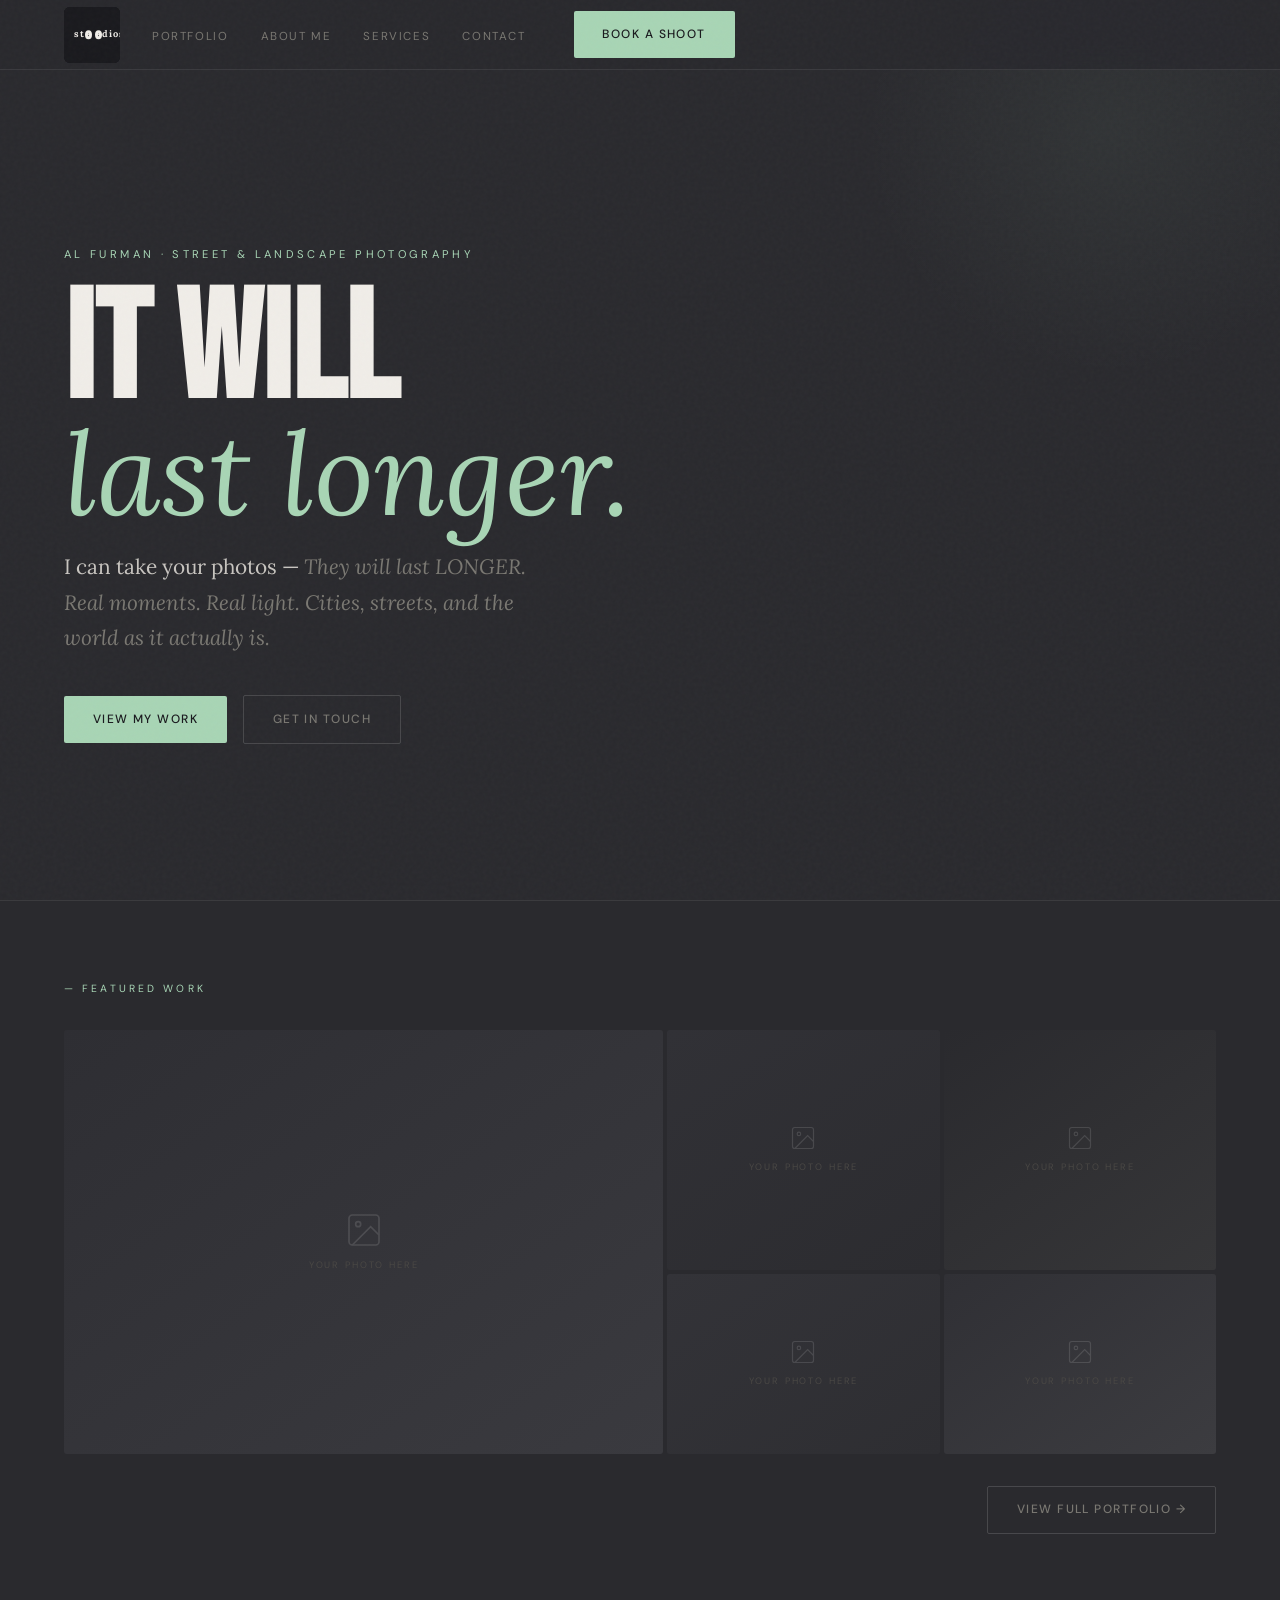
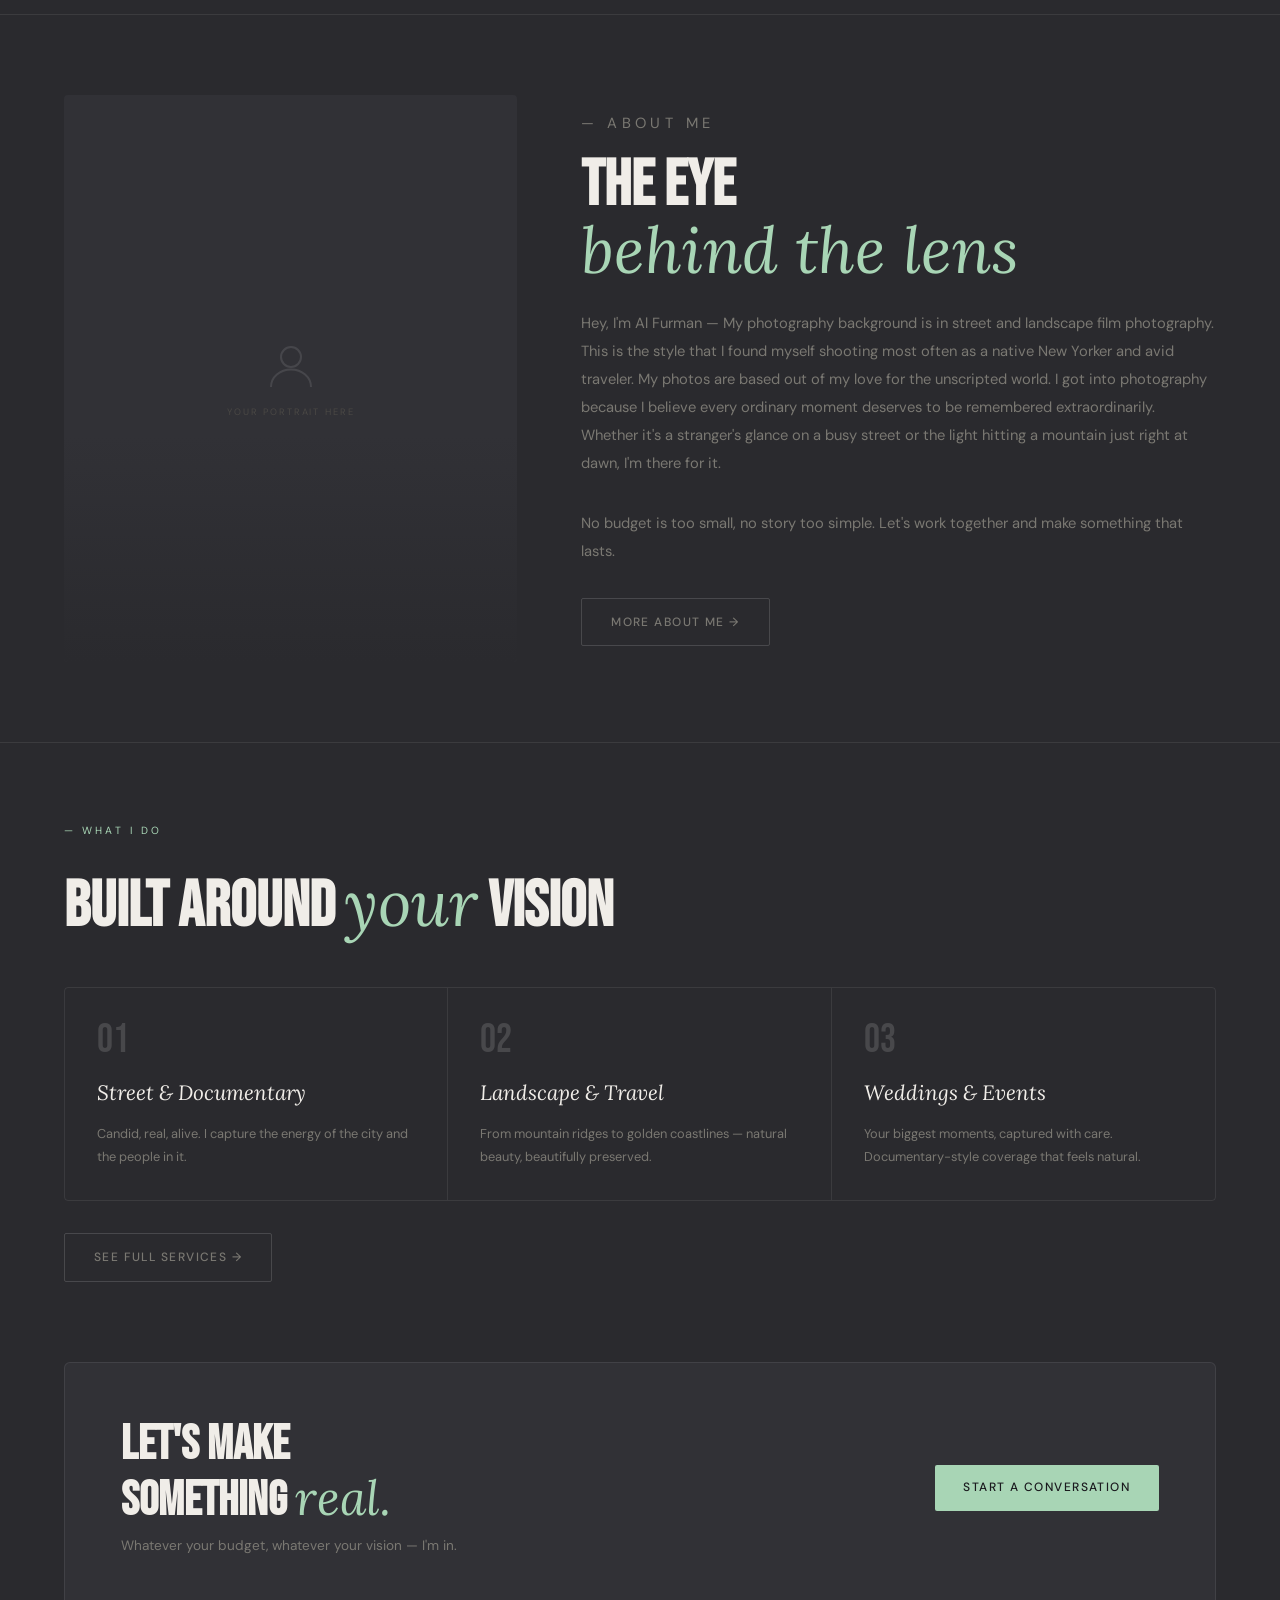
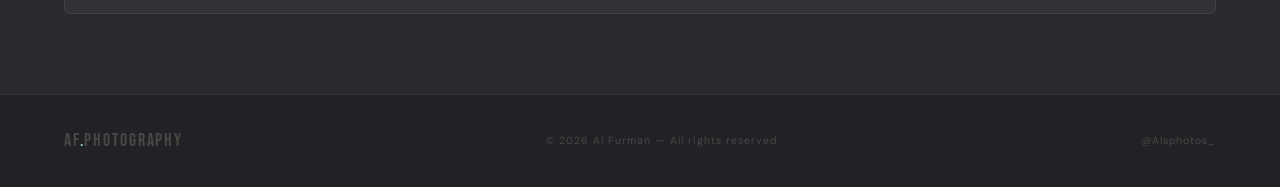
<file: index.html>
<!DOCTYPE html>
<html lang="en">
<head>
  <meta charset="UTF-8" />
  <meta name="viewport" content="width=device-width, initial-scale=1.0" />
  <title>AF_Stoodios — Al Furman</title>
  <link rel="preconnect" href="https://fonts.googleapis.com" />
  <link href="https://fonts.googleapis.com/css2?family=Bebas+Neue&family=Lora:ital,wght@0,400;0,600;1,400;1,600&family=DM+Sans:wght@300;400;500&display=swap" rel="stylesheet" />
  <link rel="stylesheet" href="shared.css" />
  <style>
    /* HERO */
    .hero {
      min-height: 100vh;
      display: flex;
      flex-direction: column;
      justify-content: center;
      padding: 0 var(--gutter);
      padding-top: 90px;
      position: relative;
      overflow: hidden;
    }
    .hero::before {
      content: '';
      position: absolute;
      top: -120px; right: -80px;
      width: 500px; height: 500px;
      background: radial-gradient(circle, rgba(168,213,181,0.06) 0%, transparent 70%);
      pointer-events: none;
    }
    .hero-eyebrow {
      font-family: var(--font-body);
      font-size: 0.7rem;
      letter-spacing: 0.3em;
      text-transform: uppercase;
      color: var(--mint);
      margin-bottom: 1.2rem;
      opacity: 0;
      animation: fadeUp 0.8s ease 0.2s forwards;
    }
    .hero-headline {
      font-family: var(--font-display);
      font-size: clamp(5rem, 12vw, 11rem);
      line-height: 0.9;
      color: var(--text-primary);
      margin-bottom: 1.5rem;
      opacity: 0;
      animation: fadeUp 0.8s ease 0.35s forwards;
    }
    .hero-headline .italic {
      font-family: var(--font-serif);
      font-style: italic;
      font-weight: 400;
      color: var(--mint);
      font-size: clamp(3.5rem, 9vw, 8rem);
      display: block;
    }
    .hero-tagline {
      font-family: var(--font-serif);
      font-style: italic;
      font-size: clamp(1rem, 2vw, 1.3rem);
      color: var(--text-muted);
      max-width: 500px;
      line-height: 1.7;
      margin-bottom: 2.5rem;
      opacity: 0;
      animation: fadeUp 0.8s ease 0.5s forwards;
    }
    .hero-tagline strong { color: var(--text-secondary); font-style: normal; font-weight: 400; }
    .hero-actions {
      display: flex; gap: 1rem; align-items: center;
      opacity: 0;
      animation: fadeUp 0.8s ease 0.65s forwards;
    }
    .hero-scroll {
      position: absolute;
      bottom: 2.5rem; left: var(--gutter);
      display: flex; align-items: center; gap: 0.8rem;
      opacity: 0;
      animation: fadeUp 0.6s ease 1s forwards;
    }
    .hero-scroll-line {
      width: 40px; height: 1px;
      background: var(--border);
    }
    .hero-scroll span {
      font-size: 0.62rem;
      letter-spacing: 0.22em;
      text-transform: uppercase;
      color: var(--text-dim);
    }

    /* FEATURED STRIP */
    .featured {
      padding: 5rem var(--gutter);
      border-top: 1px solid var(--border);
    }
    .featured-label {
      font-size: 0.65rem;
      letter-spacing: 0.3em;
      text-transform: uppercase;
      color: var(--mint);
      margin-bottom: 2rem;
    }
    .featured-grid {
      display: grid;
      grid-template-columns: 2.2fr 1fr 1fr;
      grid-template-rows: 240px 180px;
      gap: 4px;
    }
    .feat-cell {
      background: var(--surface);
      border-radius: 3px;
      position: relative;
      overflow: hidden;
      cursor: pointer;
    }
    .feat-cell.tall { grid-row: span 2; }
    .feat-cell img {
      width: 100%; height: 100%;
      object-fit: cover;
      display: block;
      transition: transform 0.6s cubic-bezier(0.25,0.46,0.45,0.94);
    }
    .feat-cell:hover img { transform: scale(1.04); }
    .feat-overlay {
      position: absolute; inset: 0;
      background: linear-gradient(to top, rgba(26,26,30,0.75) 0%, transparent 55%);
      opacity: 0;
      transition: opacity 0.3s;
      display: flex; flex-direction: column; justify-content: flex-end;
      padding: 1.2rem;
    }
    .feat-cell:hover .feat-overlay { opacity: 1; }
    .feat-tag {
      font-size: 0.6rem;
      letter-spacing: 0.2em;
      text-transform: uppercase;
      color: var(--mint);
      margin-bottom: 0.2rem;
    }
    .feat-title {
      font-family: var(--font-serif);
      font-style: italic;
      font-size: 1.1rem;
      color: #fff;
    }
    /* Placeholder photo styles */
    .photo-placeholder {
      width: 100%; height: 100%;
      display: flex; align-items: center; justify-content: center;
      flex-direction: column; gap: 0.5rem;
    }
    .photo-placeholder svg { opacity: 0.12; }
    .photo-placeholder span {
      font-size: 0.58rem;
      letter-spacing: 0.2em;
      text-transform: uppercase;
      color: var(--text-dim);
    }
    .ph-1 { background: linear-gradient(145deg, #2e2e33, #3a3a3f); }
    .ph-2 { background: linear-gradient(145deg, #313136, #2c2c30); }
    .ph-3 { background: linear-gradient(145deg, #2a2a2e, #363638); }
    .ph-4 { background: linear-gradient(145deg, #333338, #2e2e32); }
    .ph-5 { background: linear-gradient(145deg, #303035, #3c3c40); }

    .view-all-row {
      margin-top: 2rem;
      display: flex; justify-content: flex-end;
    }

    /* ABOUT TEASER */
    .about-teaser {
      padding: 5rem var(--gutter);
      border-top: 1px solid var(--border);
      display: grid;
      grid-template-columns: 1fr 1.4fr;
      gap: 4rem;
      align-items: center;
    }
    .about-img {
      aspect-ratio: 4/5;
      background: var(--surface);
      border-radius: 4px;
      position: relative;
      overflow: hidden;
    }
    .about-img-inner {
      width: 100%; height: 100%;
      display: flex; align-items: center; justify-content: center;
      flex-direction: column; gap: 0.5rem;
    }
    .about-img-inner svg { opacity: 0.1; }
    .about-img-inner span { font-size: 0.58rem; letter-spacing: 0.2em; text-transform: uppercase; color: var(--text-dim); }
    .about-img::after {
      content: '';
      position: absolute;
      bottom: 0; left: 0; right: 0; height: 40%;
      background: linear-gradient(to top, var(--bg), transparent);
    }
    .about-text .section-label { margin-bottom: 1rem; }
    .about-text h2 {
      font-family: var(--font-display);
      font-size: clamp(2.5rem, 5vw, 4rem);
      color: var(--text-primary);
      line-height: 1;
      margin-bottom: 1.5rem;
    }
    .about-text h2 em {
      font-family: var(--font-serif);
      font-style: italic;
      font-weight: 400;
      color: var(--mint);
    }
    .about-text p {
      font-size: 0.92rem;
      line-height: 1.9;
      color: var(--text-muted);
      margin-bottom: 2rem;
    }

    /* SERVICES TEASER */
    .services-teaser {
      padding: 5rem var(--gutter);
      border-top: 1px solid var(--border);
    }
    .services-teaser .section-label { margin-bottom: 2rem; }
    .services-teaser h2 {
      font-family: var(--font-display);
      font-size: clamp(2.5rem, 5vw, 4rem);
      color: var(--text-primary);
      line-height: 1;
      margin-bottom: 3rem;
    }
    .services-teaser h2 em { font-family: var(--font-serif); font-style: italic; font-weight: 400; color: var(--mint); }
    .services-strip {
      display: grid;
      grid-template-columns: repeat(3, 1fr);
      border: 1px solid var(--border);
      border-radius: 4px;
      overflow: hidden;
    }
    .service-item {
      padding: 2rem;
      border-right: 1px solid var(--border);
      transition: background 0.25s;
    }
    .service-item:last-child { border-right: none; }
    .service-item:hover { background: var(--surface-hover); }
    .service-num {
      font-family: var(--font-display);
      font-size: 2.5rem;
      color: var(--border-strong);
      line-height: 1;
      margin-bottom: 1rem;
    }
    .service-name {
      font-family: var(--font-serif);
      font-style: italic;
      font-size: 1.3rem;
      color: var(--text-primary);
      margin-bottom: 0.8rem;
    }
    .service-desc {
      font-size: 0.8rem;
      line-height: 1.8;
      color: var(--text-muted);
    }

    /* CTA BAND */
    .cta-band {
      margin: 0 var(--gutter) 5rem;
      background: var(--surface);
      border: 1px solid var(--border);
      border-radius: 6px;
      padding: 3.5rem;
      display: flex;
      align-items: center;
      justify-content: space-between;
      gap: 2rem;
    }
    .cta-band h3 {
      font-family: var(--font-display);
      font-size: clamp(2rem, 4vw, 3rem);
      color: var(--text-primary);
      line-height: 1.1;
    }
    .cta-band h3 em { font-family: var(--font-serif); font-style: italic; font-weight: 400; color: var(--mint); }
    .cta-band p { font-size: 0.85rem; color: var(--text-muted); margin-top: 0.5rem; }

    @media (max-width: 768px) {
      .featured-grid { grid-template-columns: 1fr 1fr; grid-template-rows: auto; }
      .feat-cell.tall { grid-row: span 1; }
      .about-teaser { grid-template-columns: 1fr; }
      .services-strip { grid-template-columns: 1fr; }
      .service-item { border-right: none; border-bottom: 1px solid var(--border); }
      .service-item:last-child { border-bottom: none; }
      .cta-band { flex-direction: column; align-items: flex-start; }
    }
  </style>
</head>
<body>

  <!-- NAV -->
  <nav class="nav">
    <a href="index.html" style="display:flex;align-items:center;">
      <iframe src="logo.html" style="width:56px;height:56px;border:none;border-radius:6px;pointer-events:none;" scrolling="no"></iframe>
    </a> 
    <ul class="nav-links">
      <li><a href="gallery.html">Portfolio</a></li>
      <li><a href="about.html">About Me</a></li>
      <li><a href="services.html">Services</a></li>
      <li><a href="contact.html">Contact</a></li>
    </ul>
    <a href="contact.html" class="btn btn-primary nav-cta">Book a Shoot</a>
  </nav>

  <main>
    <!-- HERO -->
    <section class="hero">
      <p class="hero-eyebrow">Al Furman · Street &amp; Landscape Photography</p>
      <h1 class="hero-headline">
        IT WILL<br>
        <span class="italic">last longer.</span>
      </h1>
      <p class="hero-tagline">
        <strong>I can take your photos —</strong> They will last LONGER.
        Real moments. Real light. Cities, streets, and the world as it actually is.
      </p>
      <div class="hero-actions">
        <a href="gallery.html" class="btn btn-primary">View My Work</a>
        <a href="contact.html" class="btn btn-ghost">Get in Touch</a>
      </div>
    </section>

    <!-- FEATURED -->
    <section class="featured reveal">
      <p class="featured-label">— Featured Work</p>
      <div class="featured-grid">
        <div class="feat-cell tall ph-1" onclick="openItem(1)">
          <div class="photo-placeholder">
            <svg width="40" height="40" viewBox="0 0 24 24" fill="none" stroke="#fff" stroke-width="1"><rect x="3" y="3" width="18" height="18" rx="2"/><circle cx="8.5" cy="8.5" r="1.5"/><path d="M21 15l-5-5L5 21"/></svg>
            <span>Your photo here</span>
          </div>
          <div class="feat-overlay">
            <span class="feat-tag">Street</span>
            <span class="feat-title">To Be Uploaded</span>
          </div>
        </div>
        <div class="feat-cell ph-2" onclick="window.location='gallery.html'">
          <div class="photo-placeholder">
            <svg width="28" height="28" viewBox="0 0 24 24" fill="none" stroke="#fff" stroke-width="1"><rect x="3" y="3" width="18" height="18" rx="2"/><circle cx="8.5" cy="8.5" r="1.5"/><path d="M21 15l-5-5L5 21"/></svg>
            <span>Your photo here</span>
          </div>
          <div class="feat-overlay">
            <span class="feat-tag">Landscape</span>
            <span class="feat-title">Golden Horizon</span>
          </div>
        </div>
        <div class="feat-cell ph-3" onclick="window.location='gallery.html'">
          <div class="photo-placeholder">
            <svg width="28" height="28" viewBox="0 0 24 24" fill="none" stroke="#fff" stroke-width="1"><rect x="3" y="3" width="18" height="18" rx="2"/><circle cx="8.5" cy="8.5" r="1.5"/><path d="M21 15l-5-5L5 21"/></svg>
            <span>Your photo here</span>
          </div>
          <div class="feat-overlay">
            <span class="feat-tag">Street</span>
            <span class="feat-title">The Corner</span>
          </div>
        </div>
        <div class="feat-cell ph-4" onclick="window.location='gallery.html'">
          <div class="photo-placeholder">
            <svg width="28" height="28" viewBox="0 0 24 24" fill="none" stroke="#fff" stroke-width="1"><rect x="3" y="3" width="18" height="18" rx="2"/><circle cx="8.5" cy="8.5" r="1.5"/><path d="M21 15l-5-5L5 21"/></svg>
            <span>Your photo here</span>
          </div>
          <div class="feat-overlay">
            <span class="feat-tag">Wedding</span>
            <span class="feat-title">First Dance</span>
          </div>
        </div>
        <div class="feat-cell ph-5" onclick="window.location='gallery.html'">
          <div class="photo-placeholder">
            <svg width="28" height="28" viewBox="0 0 24 24" fill="none" stroke="#fff" stroke-width="1"><rect x="3" y="3" width="18" height="18" rx="2"/><circle cx="8.5" cy="8.5" r="1.5"/><path d="M21 15l-5-5L5 21"/></svg>
            <span>Your photo here</span>
          </div>
          <div class="feat-overlay">
            <span class="feat-tag">Landscape</span>
            <span class="feat-title">Mountain Fog</span>
          </div>
        </div>
      </div>
      <div class="view-all-row">
        <a href="gallery.html" class="btn btn-ghost">View Full Portfolio →</a>
      </div>
    </section>

    <!-- ABOUT TEASER -->
    <section class="about-teaser reveal">
      <div class="about-img">
        <div class="about-img-inner">
          <svg width="60" height="60" viewBox="0 0 24 24" fill="none" stroke="#fff" stroke-width="0.8"><circle cx="12" cy="8" r="4"/><path d="M4 20c0-4 3.6-7 8-7s8 3 8 7"/></svg>
          <span>Your portrait here</span>
        </div>
      </div>
      <div class="about-text">
        <p class="section-label">— About Me</p>
        <h2>The eye<br><em>behind the lens</em></h2>
        <p>Hey, I'm Al Furman — My photography background is in street and landscape film photography. This is the style that I found myself shooting most often as a native New Yorker and avid traveler. My photos are based out of my love for the unscripted world. I got into photography because I believe every ordinary moment deserves to be remembered extraordinarily. Whether it's a stranger's glance on a busy street or the light hitting a mountain just right at dawn, I'm there for it.</p>
        <p>No budget is too small, no story too simple. Let's work together and make something that lasts.</p>
        <a href="about.html" class="btn btn-ghost">More About Me →</a>
      </div>
    </section>

    <!-- SERVICES TEASER -->
    <section class="services-teaser reveal">
      <p class="section-label">— What I Do</p>
      <h2>Built around <em>your</em> vision</h2>
      <div class="services-strip">
        <div class="service-item">
          <div class="service-num">01</div>
          <div class="service-name">Street & Documentary</div>
          <p class="service-desc">Candid, real, alive. I capture the energy of the city and the people in it.</p>
        </div>
        <div class="service-item">
          <div class="service-num">02</div>
          <div class="service-name">Landscape & Travel</div>
          <p class="service-desc">From mountain ridges to golden coastlines — natural beauty, beautifully preserved.</p>
        </div>
        <div class="service-item">
          <div class="service-num">03</div>
          <div class="service-name">Weddings & Events</div>
          <p class="service-desc">Your biggest moments, captured with care. Documentary-style coverage that feels natural.</p>
        </div>
      </div>
      <div style="margin-top: 2rem;">
        <a href="services.html" class="btn btn-ghost">See Full Services →</a>
      </div>
    </section>

    <!-- CTA BAND -->
    <div class="cta-band reveal">
      <div>
        <h3>Let's make<br>something <em>real.</em></h3>
        <p>Whatever your budget, whatever your vision — I'm in.</p>
      </div>
      <a href="contact.html" class="btn btn-primary">Start a Conversation</a>
    </div>
  </main>

  <!-- FOOTER -->
  <footer class="footer">
    <span class="footer-logo">AF<span>.</span>PHOTOGRAPHY</span>
    <span class="footer-copy">© 2026 Al Furman — All rights reserved</span>
    <div class="footer-links">
      <a href="https://instagram.com/Alsphotos_" target="_blank">@Alsphotos_</a>
    </div>
  </footer>

  <script src="shared.js"></script>
</body>
</html>
</file>
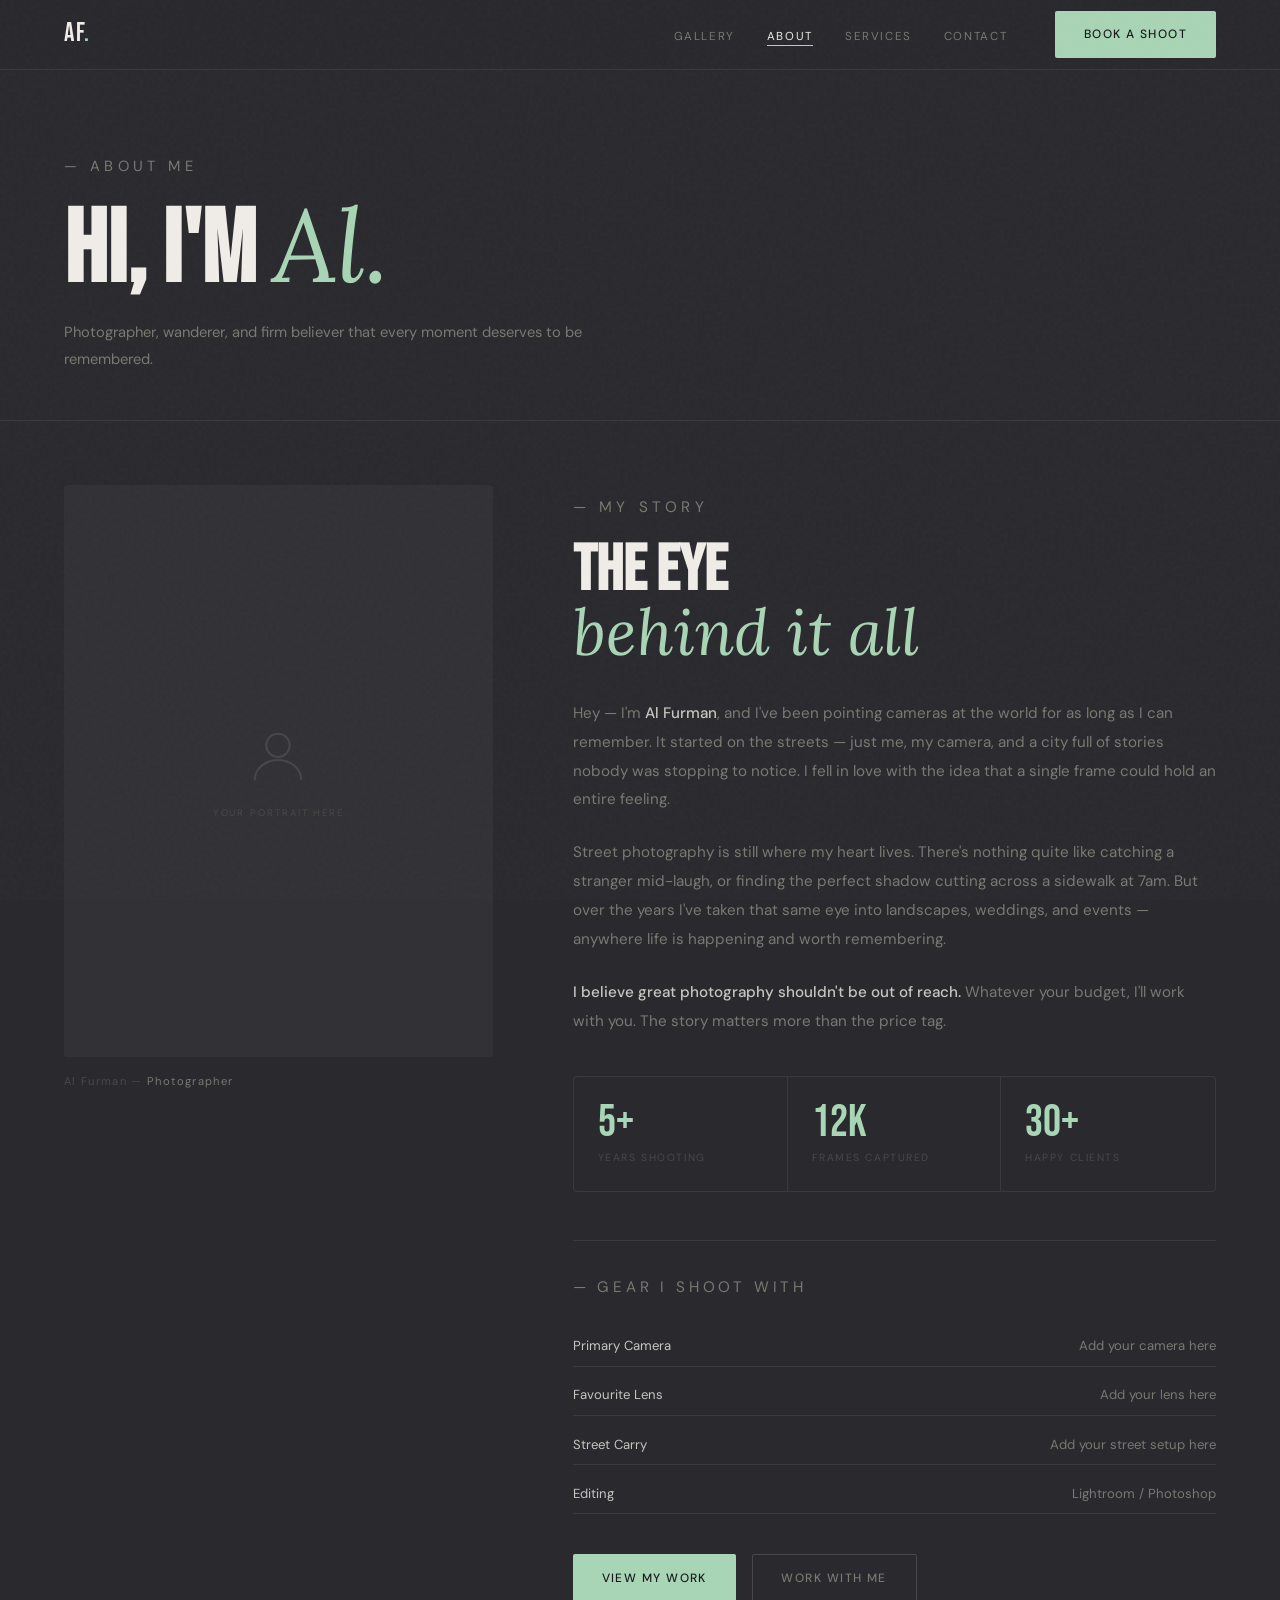
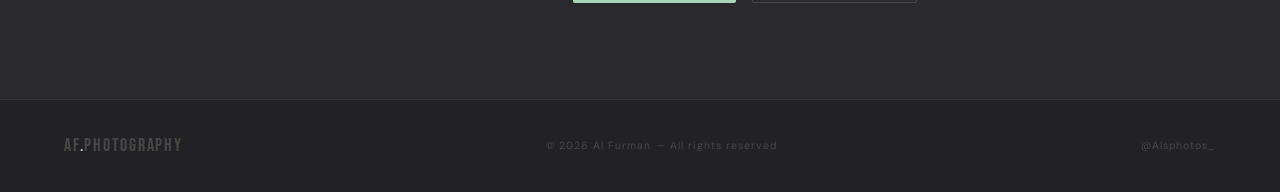
<file: about.html>
<!DOCTYPE html>
<html lang="en">
<head>
  <meta charset="UTF-8" />
  <meta name="viewport" content="width=device-width, initial-scale=1.0" />
  <title>About — AF Photography</title>
  <link rel="preconnect" href="https://fonts.googleapis.com" />
  <link href="https://fonts.googleapis.com/css2?family=Bebas+Neue&family=Lora:ital,wght@0,400;0,600;1,400;1,600&family=DM+Sans:wght@300;400;500&display=swap" rel="stylesheet" />
  <link rel="stylesheet" href="shared.css" />
  <style>
    .about-section {
      padding: 4rem var(--gutter) 6rem;
      display: grid;
      grid-template-columns: 1fr 1.5fr;
      gap: 5rem;
      align-items: start;
    }
    .about-photo-col { position: sticky; top: calc(var(--nav-h) + 2rem); }
    .about-portrait {
      aspect-ratio: 3/4;
      background: var(--surface);
      border-radius: 4px;
      display: flex; align-items: center; justify-content: center;
      flex-direction: column; gap: 0.8rem;
      position: relative; overflow: hidden;
    }
    .about-portrait svg { opacity: 0.1; }
    .about-portrait span { font-size: 0.6rem; letter-spacing: 0.2em; text-transform: uppercase; color: var(--text-dim); }
    .about-portrait::after {
      content: '';
      position: absolute; bottom: 0; left: 0; right: 0; height: 30%;
      background: linear-gradient(to top, var(--surface), transparent);
    }
    .portrait-caption {
      margin-top: 1rem;
      font-size: 0.7rem;
      letter-spacing: 0.12em;
      color: var(--text-dim);
    }
    .portrait-caption strong { color: var(--text-muted); font-weight: 400; }

    .about-content { padding-top: 0.5rem; }
    .about-content .section-label { margin-bottom: 1.2rem; }
    .about-content h2 {
      font-family: var(--font-display);
      font-size: clamp(3rem, 5vw, 5rem);
      color: var(--text-primary);
      line-height: 0.95;
      margin-bottom: 2rem;
    }
    .about-content h2 em {
      font-family: var(--font-serif);
      font-style: italic;
      font-weight: 400;
      color: var(--mint);
    }
    .about-content p {
      font-size: 0.95rem;
      line-height: 1.9;
      color: var(--text-muted);
      margin-bottom: 1.5rem;
    }
    .about-content p strong { color: var(--text-secondary); font-weight: 500; }

    .about-stats {
      display: grid;
      grid-template-columns: repeat(3, 1fr);
      border: 1px solid var(--border);
      border-radius: 4px;
      overflow: hidden;
      margin: 2.5rem 0;
    }
    .stat-box {
      padding: 1.5rem;
      border-right: 1px solid var(--border);
      transition: background 0.2s;
    }
    .stat-box:last-child { border-right: none; }
    .stat-box:hover { background: var(--surface); }
    .stat-n {
      font-family: var(--font-display);
      font-size: 2.8rem;
      color: var(--mint);
      line-height: 1;
    }
    .stat-l {
      font-size: 0.65rem;
      letter-spacing: 0.15em;
      text-transform: uppercase;
      color: var(--text-dim);
      margin-top: 0.3rem;
    }

    .gear-section {
      margin-top: 3rem;
      padding-top: 2rem;
      border-top: 1px solid var(--border);
    }
    .gear-label {
      font-size: 0.65rem;
      letter-spacing: 0.25em;
      text-transform: uppercase;
      color: var(--mint);
      margin-bottom: 1rem;
    }
    .gear-list {
      display: flex; flex-direction: column; gap: 0.5rem;
    }
    .gear-item {
      display: flex; justify-content: space-between;
      font-size: 0.82rem;
      padding: 0.6rem 0;
      border-bottom: 1px solid var(--border);
      color: var(--text-muted);
    }
    .gear-item span:first-child { color: var(--text-secondary); }

    @media (max-width: 768px) {
      .about-section { grid-template-columns: 1fr; gap: 2.5rem; }
      .about-photo-col { position: static; }
    }
  </style>
</head>
<body>

  <nav class="nav">
    <a href="index.html" class="nav-logo">AF<span>.</span></a>
    <ul class="nav-links">
      <li><a href="gallery.html">Gallery</a></li>
      <li><a href="about.html">About</a></li>
      <li><a href="services.html">Services</a></li>
      <li><a href="contact.html">Contact</a></li>
    </ul>
    <a href="contact.html" class="btn btn-primary nav-cta">Book a Shoot</a>
  </nav>

  <div class="page-hero">
    <p class="section-label">— About Me</p>
    <h1>Hi, I'm <em>Al.</em></h1>
    <p>Photographer, wanderer, and firm believer that every moment deserves to be remembered.</p>
  </div>

  <section class="about-section">
    <div class="about-photo-col reveal">
      <div class="about-portrait">
        <svg width="70" height="70" viewBox="0 0 24 24" fill="none" stroke="#fff" stroke-width="0.7"><circle cx="12" cy="8" r="4"/><path d="M4 20c0-4 3.6-7 8-7s8 3 8 7"/></svg>
        <span>Your portrait here</span>
      </div>
      <p class="portrait-caption">Al Furman — <strong>Photographer</strong></p>
    </div>

    <div class="about-content reveal">
      <p class="section-label">— My Story</p>
      <h2>The eye<br><em>behind it all</em></h2>

      <p>Hey — I'm <strong>Al Furman</strong>, and I've been pointing cameras at the world for as long as I can remember. It started on the streets — just me, my camera, and a city full of stories nobody was stopping to notice. I fell in love with the idea that a single frame could hold an entire feeling.</p>

      <p>Street photography is still where my heart lives. There's nothing quite like catching a stranger mid-laugh, or finding the perfect shadow cutting across a sidewalk at 7am. But over the years I've taken that same eye into landscapes, weddings, and events — anywhere life is happening and worth remembering.</p>

      <p><strong>I believe great photography shouldn't be out of reach.</strong> Whatever your budget, I'll work with you. The story matters more than the price tag.</p>

      <div class="about-stats">
        <div class="stat-box">
          <div class="stat-n">5+</div>
          <div class="stat-l">Years Shooting</div>
        </div>
        <div class="stat-box">
          <div class="stat-n">12K</div>
          <div class="stat-l">Frames Captured</div>
        </div>
        <div class="stat-box">
          <div class="stat-n">30+</div>
          <div class="stat-l">Happy Clients</div>
        </div>
      </div>

      <div class="gear-section">
        <p class="gear-label">— Gear I Shoot With</p>
        <div class="gear-list">
          <div class="gear-item"><span>Primary Camera</span><span>Add your camera here</span></div>
          <div class="gear-item"><span>Favourite Lens</span><span>Add your lens here</span></div>
          <div class="gear-item"><span>Street Carry</span><span>Add your street setup here</span></div>
          <div class="gear-item"><span>Editing</span><span>Lightroom / Photoshop</span></div>
        </div>
      </div>

      <div style="margin-top: 2.5rem; display: flex; gap: 1rem; flex-wrap: wrap;">
        <a href="gallery.html" class="btn btn-primary">View My Work</a>
        <a href="contact.html" class="btn btn-ghost">Work With Me</a>
      </div>
    </div>
  </section>

  <footer class="footer">
    <span class="footer-logo">AF<span>.</span>PHOTOGRAPHY</span>
    <span class="footer-copy">© 2026 Al Furman — All rights reserved</span>
    <div class="footer-links">
      <a href="https://instagram.com/Alsphotos_" target="_blank">@Alsphotos_</a>
    </div>
  </footer>

  <script src="shared.js"></script>
</body>
</html>
</file>
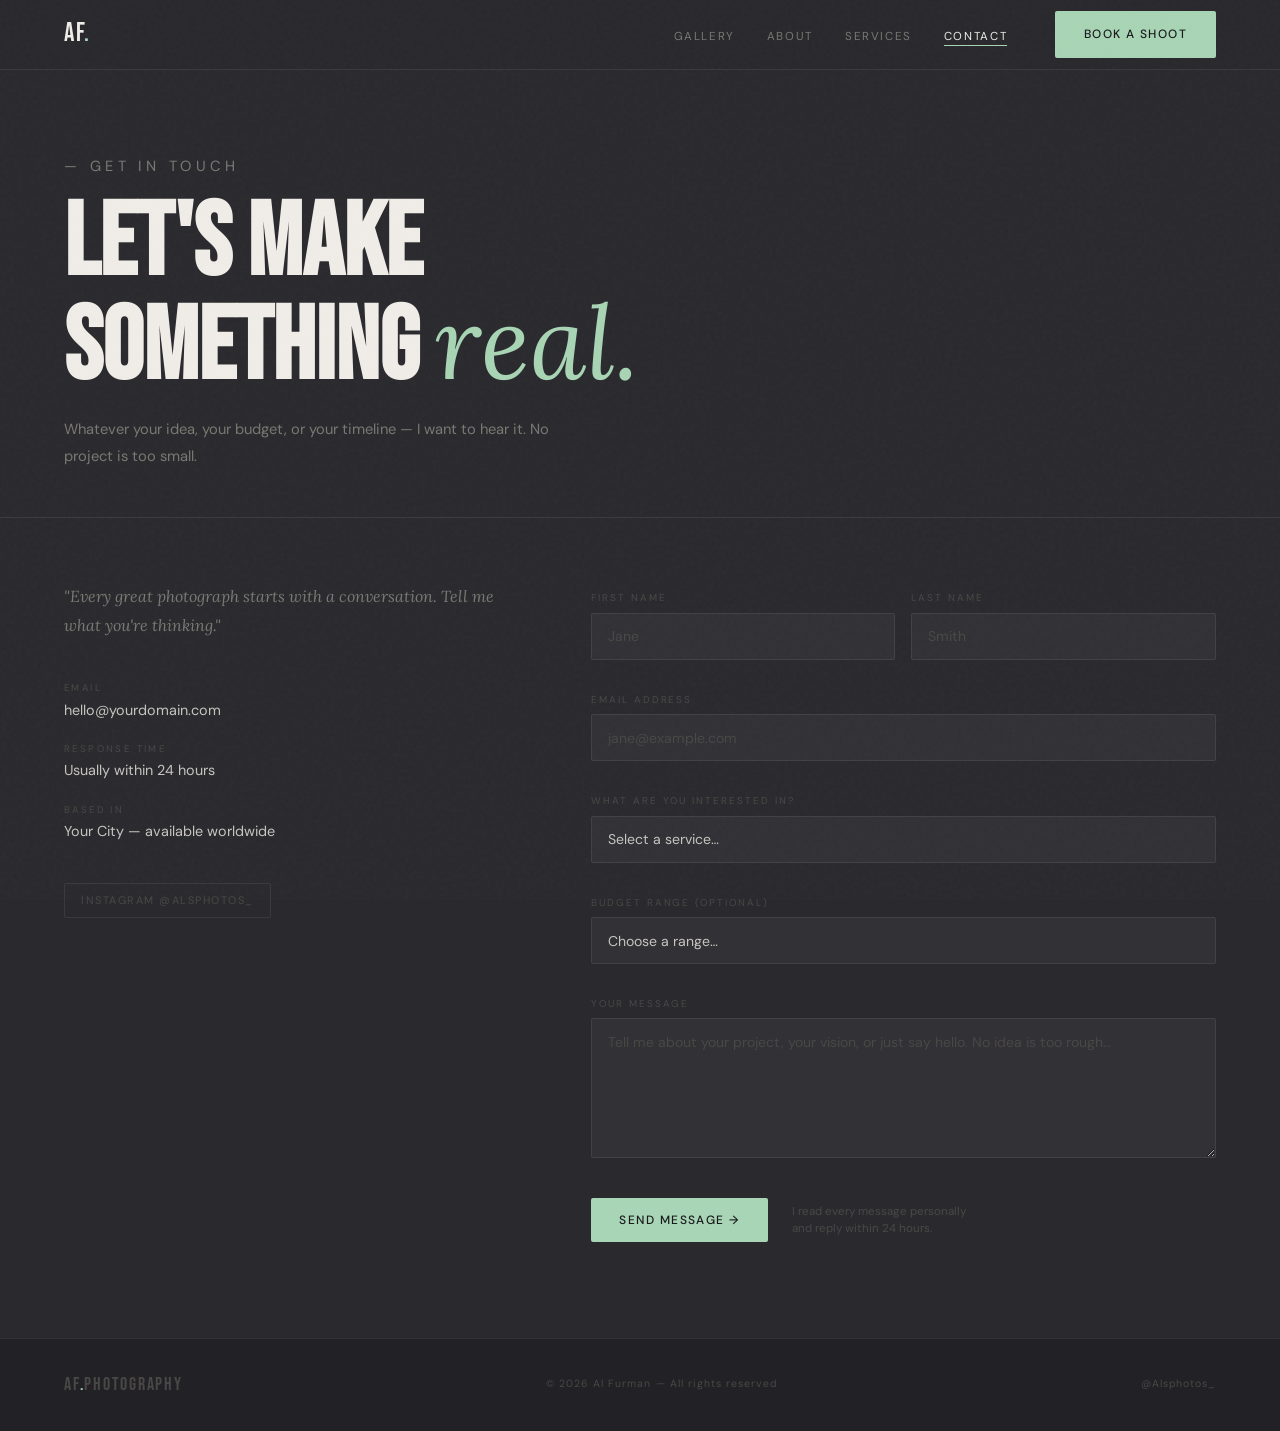
<file: contact.html>
<!DOCTYPE html>
<html lang="en">
<head>
  <meta charset="UTF-8" />
  <meta name="viewport" content="width=device-width, initial-scale=1.0" />
  <title>Contact — AF Photography</title>
  <link rel="preconnect" href="https://fonts.googleapis.com" />
  <link href="https://fonts.googleapis.com/css2?family=Bebas+Neue&family=Lora:ital,wght@0,400;0,600;1,400;1,600&family=DM+Sans:wght@300;400;500&display=swap" rel="stylesheet" />
  <link rel="stylesheet" href="shared.css" />
  <style>
    .contact-section {
      padding: 4rem var(--gutter) 6rem;
      display: grid;
      grid-template-columns: 1fr 1.4fr;
      gap: 5rem;
      align-items: start;
    }

    /* LEFT COL */
    .contact-info { position: sticky; top: calc(var(--nav-h) + 2rem); }
    .contact-info h2 {
      font-family: var(--font-display);
      font-size: clamp(3rem, 5vw, 5rem);
      color: var(--text-primary);
      line-height: 0.95;
      margin: 1rem 0 1.5rem;
    }
    .contact-info h2 em {
      font-family: var(--font-serif);
      font-style: italic;
      font-weight: 400;
      color: var(--mint);
    }
    .contact-intro {
      font-family: var(--font-serif);
      font-style: italic;
      font-size: 1rem;
      color: var(--text-muted);
      line-height: 1.8;
      margin-bottom: 2.5rem;
    }

    .contact-details { display: flex; flex-direction: column; gap: 1.2rem; margin-bottom: 2.5rem; }
    .contact-detail { display: flex; flex-direction: column; gap: 0.2rem; }
    .cd-label {
      font-size: 0.6rem;
      letter-spacing: 0.25em;
      text-transform: uppercase;
      color: var(--text-dim);
    }
    .cd-value {
      font-size: 0.9rem;
      color: var(--text-secondary);
    }
    .cd-value a { color: var(--text-secondary); text-decoration: none; transition: color 0.2s; }
    .cd-value a:hover { color: var(--mint); }

    .contact-socials { display: flex; gap: 0.8rem; flex-wrap: wrap; }
    .social-link {
      font-size: 0.68rem;
      letter-spacing: 0.14em;
      text-transform: uppercase;
      color: var(--text-dim);
      border: 1px solid var(--border);
      padding: 0.5rem 1rem;
      border-radius: 2px;
      text-decoration: none;
      transition: color 0.2s, border-color 0.2s;
    }
    .social-link:hover { color: var(--mint); border-color: rgba(168,213,181,0.3); }

    /* FORM */
    .contact-form-col { padding-top: 0.5rem; }
    .form-grid {
      display: grid;
      grid-template-columns: 1fr 1fr;
      gap: 1rem;
    }
    .form-field {
      display: flex; flex-direction: column; gap: 0.4rem;
      margin-bottom: 1rem;
    }
    .form-field.full { grid-column: span 2; }
    .form-field label {
      font-size: 0.62rem;
      letter-spacing: 0.2em;
      text-transform: uppercase;
      color: var(--text-dim);
    }
    .form-field input,
    .form-field textarea,
    .form-field select {
      background: var(--surface);
      border: 1px solid var(--border);
      border-radius: 2px;
      color: var(--text-secondary);
      font-family: var(--font-body);
      font-size: 0.88rem;
      padding: 0.85rem 1rem;
      outline: none;
      transition: border-color 0.2s, background 0.2s;
      width: 100%;
      appearance: none;
    }
    .form-field input::placeholder,
    .form-field textarea::placeholder { color: var(--text-dim); }
    .form-field input:focus,
    .form-field textarea:focus,
    .form-field select:focus {
      border-color: rgba(168,213,181,0.4);
      background: var(--surface-hover);
    }
    .form-field textarea { resize: vertical; min-height: 140px; }
    .form-field select option { background: var(--surface); color: var(--text-secondary); }

    .form-submit-row {
      display: flex; align-items: center; gap: 1.5rem;
      margin-top: 0.5rem;
      grid-column: span 2;
    }
    .submit-note {
      font-size: 0.72rem;
      color: var(--text-dim);
      line-height: 1.5;
    }

    .form-success {
      display: none;
      background: var(--mint-dim);
      border: 1px solid rgba(168,213,181,0.25);
      border-radius: 4px;
      padding: 2rem;
      text-align: center;
      margin-top: 1rem;
    }
    .form-success.show { display: block; }
    .form-success h3 {
      font-family: var(--font-serif);
      font-style: italic;
      font-size: 1.3rem;
      color: var(--mint);
      margin-bottom: 0.5rem;
    }
    .form-success p { font-size: 0.85rem; color: var(--text-muted); }

    @media (max-width: 900px) {
      .contact-section { grid-template-columns: 1fr; gap: 3rem; }
      .contact-info { position: static; }
      .form-grid { grid-template-columns: 1fr; }
      .form-field.full { grid-column: span 1; }
      .form-submit-row { grid-column: span 1; flex-direction: column; align-items: flex-start; }
    }
  </style>
</head>
<body>

  <nav class="nav">
    <a href="index.html" class="nav-logo">AF<span>.</span></a>
    <ul class="nav-links">
      <li><a href="gallery.html">Gallery</a></li>
      <li><a href="about.html">About</a></li>
      <li><a href="services.html">Services</a></li>
      <li><a href="contact.html">Contact</a></li>
    </ul>
    <a href="contact.html" class="btn btn-primary nav-cta">Book a Shoot</a>
  </nav>

  <div class="page-hero">
    <p class="section-label">— Get In Touch</p>
    <h1>Let's make<br>something <em>real.</em></h1>
    <p>Whatever your idea, your budget, or your timeline — I want to hear it. No project is too small.</p>
  </div>

  <section class="contact-section">

    <div class="contact-info reveal">
      <p class="contact-intro">"Every great photograph starts with a conversation. Tell me what you're thinking."</p>

      <div class="contact-details">
        <div class="contact-detail">
          <span class="cd-label">Email</span>
          <span class="cd-value"><a href="mailto:hello@yourdomain.com">hello@yourdomain.com</a></span>
        </div>
        <div class="contact-detail">
          <span class="cd-label">Response Time</span>
          <span class="cd-value">Usually within 24 hours</span>
        </div>
        <div class="contact-detail">
          <span class="cd-label">Based In</span>
          <span class="cd-value">Your City — available worldwide</span>
        </div>
      </div>

      <div class="contact-socials">
        <a href="https://instagram.com/Alsphotos_" target="_blank" class="social-link">Instagram @Alsphotos_</a>
      </div>
    </div>

    <div class="contact-form-col reveal">
      <form id="contactForm" onsubmit="handleSubmit(event)">
        <div class="form-grid">
          <div class="form-field">
            <label for="fname">First Name</label>
            <input type="text" id="fname" placeholder="Jane" required />
          </div>
          <div class="form-field">
            <label for="lname">Last Name</label>
            <input type="text" id="lname" placeholder="Smith" required />
          </div>
          <div class="form-field full">
            <label for="email">Email Address</label>
            <input type="email" id="email" placeholder="jane@example.com" required />
          </div>
          <div class="form-field full">
            <label for="service">What are you interested in?</label>
            <select id="service" required>
              <option value="" disabled selected>Select a service…</option>
              <option>Street &amp; Documentary</option>
              <option>Landscape &amp; Travel</option>
              <option>Wedding &amp; Events</option>
              <option>Not sure yet — let's chat</option>
            </select>
          </div>
          <div class="form-field full">
            <label for="budget">Budget range (optional)</label>
            <select id="budget">
              <option value="" disabled selected>Choose a range…</option>
              <option>I'm flexible / let's discuss</option>
              <option>Under $200</option>
              <option>$200–$500</option>
              <option>$500–$1,000</option>
              <option>$1,000+</option>
            </select>
          </div>
          <div class="form-field full">
            <label for="message">Your Message</label>
            <textarea id="message" placeholder="Tell me about your project, your vision, or just say hello. No idea is too rough…" required></textarea>
          </div>
          <div class="form-submit-row">
            <button type="submit" class="btn btn-primary">Send Message →</button>
            <p class="submit-note">I read every message personally<br>and reply within 24 hours.</p>
          </div>
        </div>
      </form>
      <div class="form-success" id="formSuccess">
        <h3>Message sent!</h3>
        <p>Thanks for reaching out. I'll be in touch within 24 hours — looking forward to hearing more about your project.</p>
      </div>
    </div>

  </section>

  <footer class="footer">
    <span class="footer-logo">AF<span>.</span>PHOTOGRAPHY</span>
    <span class="footer-copy">© 2026 Al Furman — All rights reserved</span>
    <div class="footer-links">
      <a href="https://instagram.com/Alsphotos_" target="_blank">@Alsphotos_</a>
    </div>
  </footer>

  <script src="shared.js"></script>
  <script>
    function handleSubmit(e) {
      e.preventDefault();
      document.getElementById('contactForm').style.display = 'none';
      document.getElementById('formSuccess').classList.add('show');
    }
  </script>
</body>
</html>
</file>
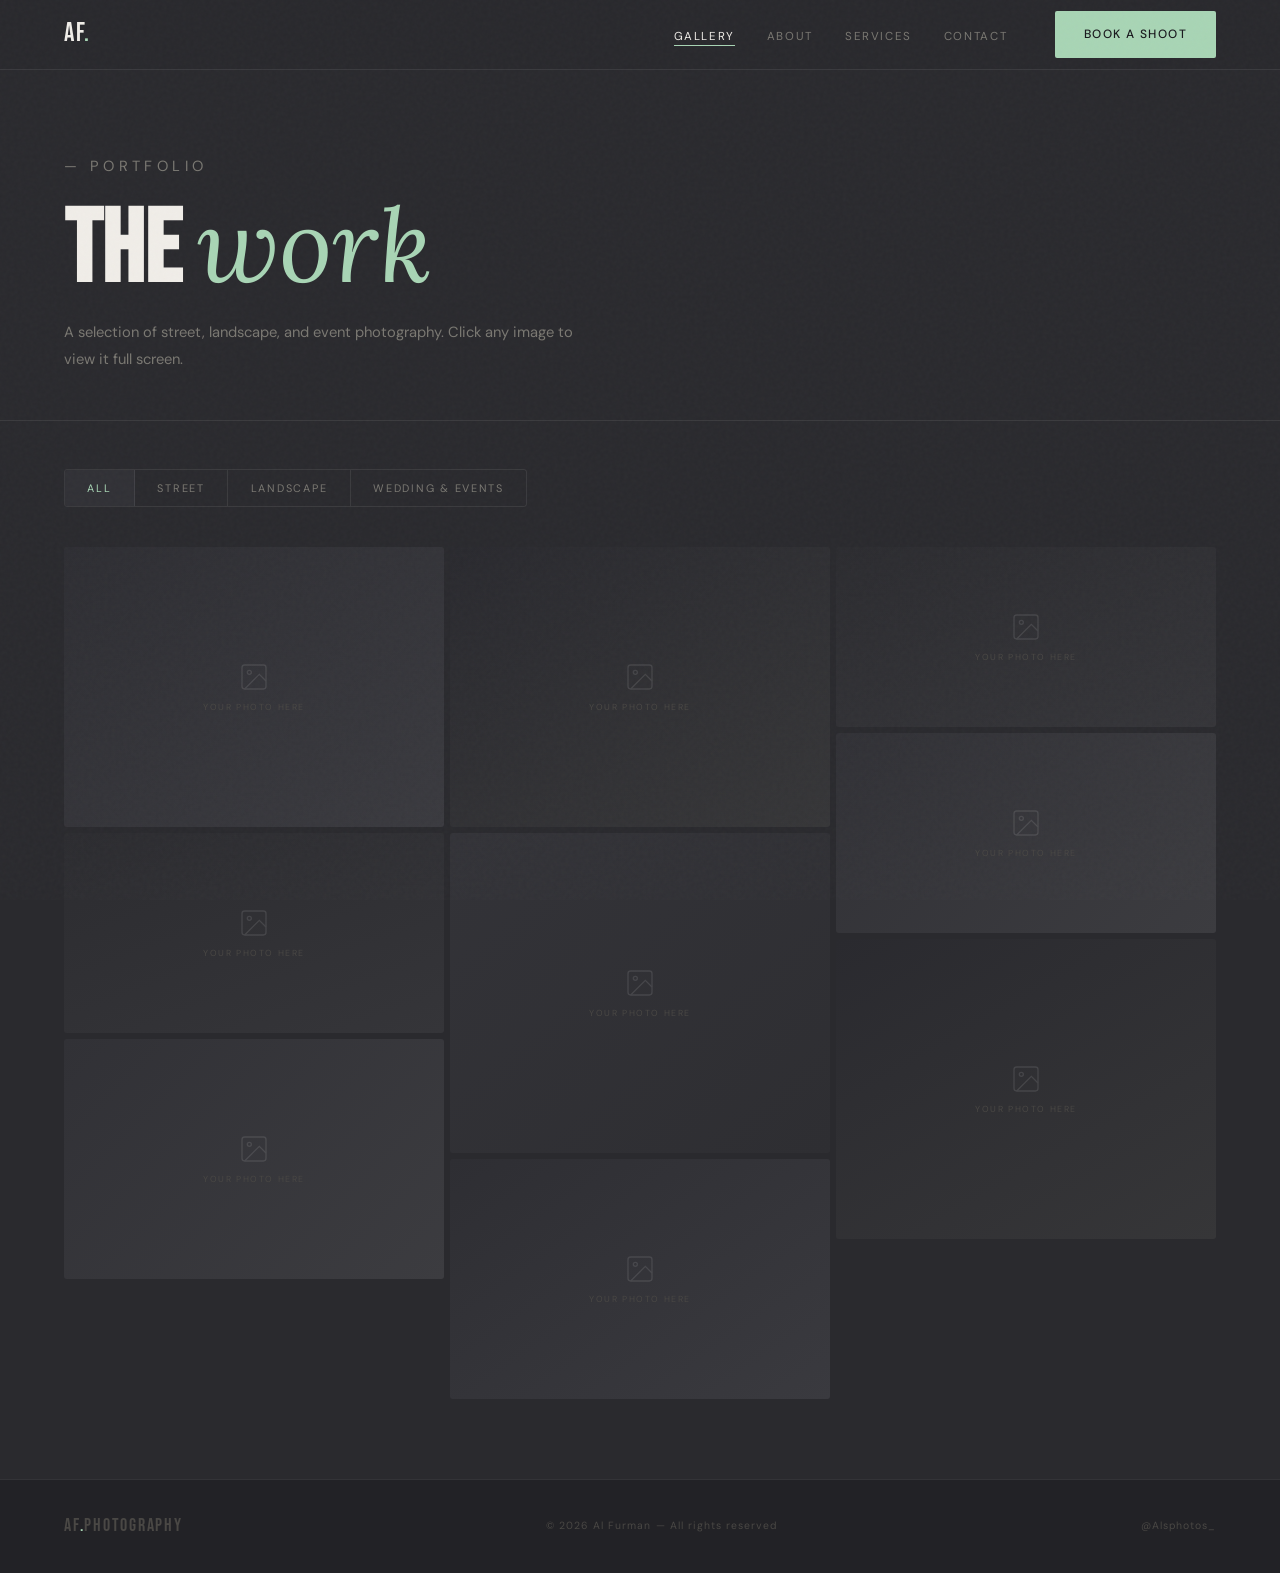
<file: gallery.html>
<!DOCTYPE html>
<html lang="en">
<head>
  <meta charset="UTF-8" />
  <meta name="viewport" content="width=device-width, initial-scale=1.0" />
  <title>Gallery — AF Photography</title>
  <link rel="preconnect" href="https://fonts.googleapis.com" />
  <link href="https://fonts.googleapis.com/css2?family=Bebas+Neue&family=Lora:ital,wght@0,400;0,600;1,400;1,600&family=DM+Sans:wght@300;400;500&display=swap" rel="stylesheet" />
  <link rel="stylesheet" href="shared.css" />
  <style>
    .gallery-section { padding: 3rem var(--gutter) 5rem; }

    /* FILTER */
    .filter-bar {
      display: flex; gap: 0; margin-bottom: 2.5rem;
      border: 1px solid var(--border); border-radius: 3px;
      overflow: hidden; width: fit-content;
    }
    .filter-btn {
      font-family: var(--font-body);
      font-size: 0.68rem;
      letter-spacing: 0.16em;
      text-transform: uppercase;
      background: none;
      border: none;
      border-right: 1px solid var(--border);
      padding: 0.7rem 1.4rem;
      color: var(--text-muted);
      cursor: pointer;
      transition: background 0.2s, color 0.2s;
    }
    .filter-btn:last-child { border-right: none; }
    .filter-btn.active,
    .filter-btn:hover { background: var(--surface); color: var(--text-primary); }
    .filter-btn.active { color: var(--mint); }

    /* MASONRY GRID */
    .masonry-grid {
      columns: 3;
      column-gap: 6px;
    }
    .masonry-item {
      break-inside: avoid;
      margin-bottom: 6px;
      position: relative;
      overflow: hidden;
      border-radius: 3px;
      cursor: pointer;
      background: var(--surface);
      transition: opacity 0.4s, transform 0.4s;
    }
    .masonry-item.hidden-item {
      opacity: 0.15;
      pointer-events: none;
    }
    .masonry-item .m-placeholder {
      width: 100%;
      display: flex; align-items: center; justify-content: center;
      flex-direction: column; gap: 0.4rem;
    }
    .masonry-item .m-placeholder svg { opacity: 0.1; }
    .masonry-item .m-placeholder span {
      font-size: 0.55rem; letter-spacing: 0.18em;
      text-transform: uppercase; color: var(--text-dim);
    }
    /* Vary heights for masonry feel */
    .masonry-item:nth-child(3n+1) .m-placeholder { height: 280px; }
    .masonry-item:nth-child(3n+2) .m-placeholder { height: 200px; }
    .masonry-item:nth-child(3n)   .m-placeholder { height: 240px; }
    .masonry-item:nth-child(5)    .m-placeholder { height: 320px; }
    .masonry-item:nth-child(7)    .m-placeholder { height: 180px; }
    .masonry-item:nth-child(9)    .m-placeholder { height: 300px; }

    .ph-a { background: linear-gradient(145deg, #2e2e33, #3a3a3f); }
    .ph-b { background: linear-gradient(160deg, #2c2c30, #353539); }
    .ph-c { background: linear-gradient(135deg, #313136, #3c3c40); }
    .ph-d { background: linear-gradient(150deg, #2a2a2f, #363638); }
    .ph-e { background: linear-gradient(140deg, #333338, #2e2e32); }

    .masonry-item img {
      width: 100%; display: block;
      transition: transform 0.5s cubic-bezier(0.25,0.46,0.45,0.94);
    }
    .masonry-item:hover img { transform: scale(1.04); }
    .m-overlay {
      position: absolute; inset: 0;
      background: linear-gradient(to top, rgba(26,26,30,0.8) 0%, transparent 50%);
      opacity: 0; transition: opacity 0.3s;
      display: flex; flex-direction: column; justify-content: flex-end;
      padding: 1rem;
    }
    .masonry-item:hover .m-overlay { opacity: 1; }
    .m-tag {
      font-size: 0.58rem; letter-spacing: 0.2em;
      text-transform: uppercase; color: var(--mint);
      margin-bottom: 0.15rem;
    }
    .m-title {
      font-family: var(--font-serif);
      font-style: italic; font-size: 1rem;
      color: #fff;
    }

    @media (max-width: 900px) { .masonry-grid { columns: 2; } }
    @media (max-width: 540px) { .masonry-grid { columns: 1; } }
  </style>
</head>
<body>

  <nav class="nav">
    <a href="index.html" class="nav-logo">AF<span>.</span></a>
    <ul class="nav-links">
      <li><a href="gallery.html">Gallery</a></li>
      <li><a href="about.html">About</a></li>
      <li><a href="services.html">Services</a></li>
      <li><a href="contact.html">Contact</a></li>
    </ul>
    <a href="contact.html" class="btn btn-primary nav-cta">Book a Shoot</a>
  </nav>

  <div class="page-hero">
    <p class="section-label">— Portfolio</p>
    <h1>The <em>work</em></h1>
    <p>A selection of street, landscape, and event photography. Click any image to view it full screen.</p>
  </div>

  <section class="gallery-section">
    <div class="filter-bar">
      <button class="filter-btn active" data-filter="all">All</button>
      <button class="filter-btn" data-filter="street">Street</button>
      <button class="filter-btn" data-filter="landscape">Landscape</button>
      <button class="filter-btn" data-filter="wedding">Wedding &amp; Events</button>
    </div>

    <div class="masonry-grid" id="masonryGrid">

      <div class="masonry-item ph-a" data-cat="street" data-title="Rush Hour, Downtown" data-tag="Street" onclick="openItem(0)">
        <div class="m-placeholder"><svg width="32" height="32" viewBox="0 0 24 24" fill="none" stroke="#fff" stroke-width="1"><rect x="3" y="3" width="18" height="18" rx="2"/><circle cx="8.5" cy="8.5" r="1.5"/><path d="M21 15l-5-5L5 21"/></svg><span>Your photo here</span></div>
        <div class="m-overlay"><span class="m-tag">Street</span><span class="m-title">Rush Hour, Downtown</span></div>
      </div>

      <div class="masonry-item ph-b" data-cat="landscape" data-title="Golden Horizon" data-tag="Landscape" onclick="openItem(1)">
        <div class="m-placeholder"><svg width="32" height="32" viewBox="0 0 24 24" fill="none" stroke="#fff" stroke-width="1"><rect x="3" y="3" width="18" height="18" rx="2"/><circle cx="8.5" cy="8.5" r="1.5"/><path d="M21 15l-5-5L5 21"/></svg><span>Your photo here</span></div>
        <div class="m-overlay"><span class="m-tag">Landscape</span><span class="m-title">Golden Horizon</span></div>
      </div>

      <div class="masonry-item ph-c" data-cat="wedding" data-title="First Dance" data-tag="Wedding & Events" onclick="openItem(2)">
        <div class="m-placeholder"><svg width="32" height="32" viewBox="0 0 24 24" fill="none" stroke="#fff" stroke-width="1"><rect x="3" y="3" width="18" height="18" rx="2"/><circle cx="8.5" cy="8.5" r="1.5"/><path d="M21 15l-5-5L5 21"/></svg><span>Your photo here</span></div>
        <div class="m-overlay"><span class="m-tag">Wedding &amp; Events</span><span class="m-title">First Dance</span></div>
      </div>

      <div class="masonry-item ph-d" data-cat="street" data-title="Night Market" data-tag="Street" onclick="openItem(3)">
        <div class="m-placeholder"><svg width="32" height="32" viewBox="0 0 24 24" fill="none" stroke="#fff" stroke-width="1"><rect x="3" y="3" width="18" height="18" rx="2"/><circle cx="8.5" cy="8.5" r="1.5"/><path d="M21 15l-5-5L5 21"/></svg><span>Your photo here</span></div>
        <div class="m-overlay"><span class="m-tag">Street</span><span class="m-title">Night Market</span></div>
      </div>

      <div class="masonry-item ph-e" data-cat="landscape" data-title="Mountain Fog" data-tag="Landscape" onclick="openItem(4)">
        <div class="m-placeholder"><svg width="32" height="32" viewBox="0 0 24 24" fill="none" stroke="#fff" stroke-width="1"><rect x="3" y="3" width="18" height="18" rx="2"/><circle cx="8.5" cy="8.5" r="1.5"/><path d="M21 15l-5-5L5 21"/></svg><span>Your photo here</span></div>
        <div class="m-overlay"><span class="m-tag">Landscape</span><span class="m-title">Mountain Fog</span></div>
      </div>

      <div class="masonry-item ph-a" data-cat="street" data-title="The Corner Store" data-tag="Street" onclick="openItem(5)">
        <div class="m-placeholder"><svg width="32" height="32" viewBox="0 0 24 24" fill="none" stroke="#fff" stroke-width="1"><rect x="3" y="3" width="18" height="18" rx="2"/><circle cx="8.5" cy="8.5" r="1.5"/><path d="M21 15l-5-5L5 21"/></svg><span>Your photo here</span></div>
        <div class="m-overlay"><span class="m-tag">Street</span><span class="m-title">The Corner Store</span></div>
      </div>

      <div class="masonry-item ph-b" data-cat="wedding" data-title="The Toast" data-tag="Wedding & Events" onclick="openItem(6)">
        <div class="m-placeholder"><svg width="32" height="32" viewBox="0 0 24 24" fill="none" stroke="#fff" stroke-width="1"><rect x="3" y="3" width="18" height="18" rx="2"/><circle cx="8.5" cy="8.5" r="1.5"/><path d="M21 15l-5-5L5 21"/></svg><span>Your photo here</span></div>
        <div class="m-overlay"><span class="m-tag">Wedding &amp; Events</span><span class="m-title">The Toast</span></div>
      </div>

      <div class="masonry-item ph-c" data-cat="landscape" data-title="Coastal Light" data-tag="Landscape" onclick="openItem(7)">
        <div class="m-placeholder"><svg width="32" height="32" viewBox="0 0 24 24" fill="none" stroke="#fff" stroke-width="1"><rect x="3" y="3" width="18" height="18" rx="2"/><circle cx="8.5" cy="8.5" r="1.5"/><path d="M21 15l-5-5L5 21"/></svg><span>Your photo here</span></div>
        <div class="m-overlay"><span class="m-tag">Landscape</span><span class="m-title">Coastal Light</span></div>
      </div>

      <div class="masonry-item ph-d" data-cat="street" data-title="Umbrella Season" data-tag="Street" onclick="openItem(8)">
        <div class="m-placeholder"><svg width="32" height="32" viewBox="0 0 24 24" fill="none" stroke="#fff" stroke-width="1"><rect x="3" y="3" width="18" height="18" rx="2"/><circle cx="8.5" cy="8.5" r="1.5"/><path d="M21 15l-5-5L5 21"/></svg><span>Your photo here</span></div>
        <div class="m-overlay"><span class="m-tag">Street</span><span class="m-title">Umbrella Season</span></div>
      </div>

    </div>
  </section>

  <!-- LIGHTBOX -->
  <div class="lightbox-overlay" id="lightboxOverlay">
    <button class="lightbox-nav prev" onclick="lbPrev()">‹</button>
    <div class="lightbox-img-wrap">
      <button class="lightbox-close" onclick="closeLightbox()">✕</button>
      <div class="lb-placeholder" id="lbImg">
        <svg width="48" height="48" viewBox="0 0 24 24" fill="none" stroke="#fff" stroke-width="0.8"><rect x="3" y="3" width="18" height="18" rx="2"/><circle cx="8.5" cy="8.5" r="1.5"/><path d="M21 15l-5-5L5 21"/></svg>
        <span>Your photo will appear here</span>
      </div>
      <div class="lightbox-caption">
        <div class="lb-tag" id="lbTag"></div>
        <div class="lb-title" id="lbTitle"></div>
      </div>
    </div>
    <button class="lightbox-nav next" onclick="lbNext()">›</button>
  </div>

  <footer class="footer">
    <span class="footer-logo">AF<span>.</span>PHOTOGRAPHY</span>
    <span class="footer-copy">© 2026 Al Furman — All rights reserved</span>
    <div class="footer-links">
      <a href="https://instagram.com/Alsphotos_" target="_blank">@Alsphotos_</a>
    </div>
  </footer>

  <script src="shared.js"></script>
  <script>
    const allItems = Array.from(document.querySelectorAll('.masonry-item'));
    const galleryData = allItems.map(el => ({
      tag: el.dataset.tag,
      title: el.dataset.title,
      cat: el.dataset.cat
    }));

    function openItem(index) {
      openLightbox(galleryData, index);
    }

    // Filter
    document.querySelectorAll('.filter-btn').forEach(btn => {
      btn.addEventListener('click', () => {
        document.querySelectorAll('.filter-btn').forEach(b => b.classList.remove('active'));
        btn.classList.add('active');
        const filter = btn.dataset.filter;
        allItems.forEach(item => {
          if (filter === 'all' || item.dataset.cat === filter) {
            item.classList.remove('hidden-item');
          } else {
            item.classList.add('hidden-item');
          }
        });
      });
    });
  </script>
</body>
</html>
</file>
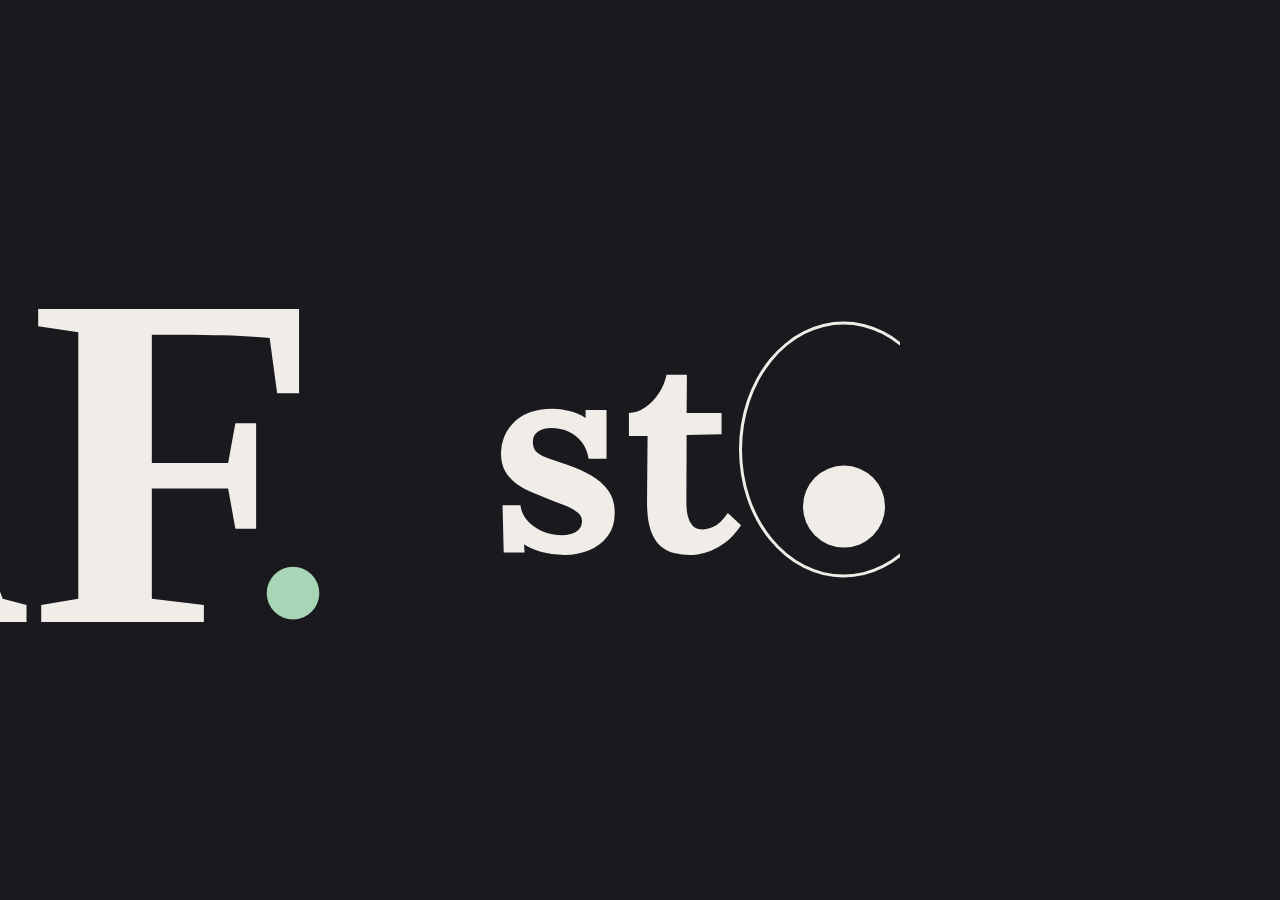
<file: logo.html>
<!DOCTYPE html>
<html lang="en">
<head>
  <meta charset="UTF-8" />
  <meta name="viewport" content="width=device-width, initial-scale=1.0" />
  <title>AF St00dios Logo</title>
  <link href="https://fonts.googleapis.com/css2?family=Lora:ital,wght@0,700;1,700&display=swap" rel="stylesheet" />
  <style>
    *, *::before, *::after { box-sizing: border-box; margin: 0; padding: 0; }
    html, body { width: 100%; height: 100%; overflow: hidden; background: #1a1a1e; }
    .box { width: 100vmin; height: 100vmin; background: #1a1a1e; position: relative; overflow: hidden; }
    .shutter-top, .shutter-bottom { position: absolute; left: 0; right: 0; background: #111; z-index: 20; }
    .shutter-top { top: 0; height: 0; } .shutter-bottom { bottom: 0; height: 0; }
    .flash { position: absolute; inset: 0; background: #fff; z-index: 15; opacity: 0; }
    .stage { position: absolute; inset: 0; overflow: hidden; }
    canvas { position: absolute; left: 0; top: 0; }
    #sl { position: absolute; display: flex; align-items: center; white-space: nowrap; }
    .st, .dt { font-family: 'Lora', 'Georgia', serif; font-weight: 700; color: #f0ede8; letter-spacing: 1px; line-height: 1; }
    .eg { display: inline-flex; gap: 3px; align-items: center; }
    .ey { border: 3px solid #f0ede8; border-radius: 50%; display: inline-flex; align-items: flex-end; justify-content: center; position: relative; overflow: hidden; background: #1a1a1e; flex-shrink: 0; }
    .pu { background: #f0ede8; border-radius: 50%; flex-shrink: 0; }
    .el { position: absolute; top: 0; left: -1px; right: -1px; height: 0; background: #1a1a1e; }
  </style>
</head>
<body>
  <div class="box" id="box">
    <div class="flash" id="flash"></div>
    <div class="shutter-top" id="shutTop"></div>
    <div class="shutter-bottom" id="shutBot"></div>
    <div class="stage">
      <canvas id="c"></canvas>
      <div id="sl">
        <span class="st" id="stxt">st</span>
        <span class="eg">
          <span class="ey" id="e1"><span class="el" id="l1"></span><span class="pu" id="p1"></span></span>
          <span class="ey" id="e2"><span class="el" id="l2"></span><span class="pu" id="p2"></span></span>
        </span>
        <span class="dt" id="dt">dios</span>
      </div>
    </div>
  </div>

  <script>
    // Size the canvas to match the box dynamically
    const box = document.getElementById('box');
    const canvas = document.getElementById('c');

    function getSize() { return Math.min(window.innerWidth, window.innerHeight); }

    let BOX = getSize();
    canvas.width = BOX; canvas.height = BOX;
    canvas.style.width = BOX+'px'; canvas.style.height = BOX+'px';
    box.style.width = BOX+'px'; box.style.height = BOX+'px';

    const BIG_FS_RATIO = 0.531;  // 170/320
    const SMALL_FS_RATIO = 0.1375; // 44/320
    const NUDGE_RATIO = 0.0125;  // 4/320
    const DOT = 0.055;
    const AF_HOLD = 125;
    const SLIDE_MS = 1900;
    const SHUTTER_MS = 120;

    let BIG_FS = BOX * BIG_FS_RATIO;
    let SMALL_FS = BOX * SMALL_FS_RATIO;
    let NUDGE = BOX * NUDGE_RATIO;

    const ctx = canvas.getContext('2d');
    const sl = document.getElementById('sl');
    const stxt = document.getElementById('stxt');
    const dt = document.getElementById('dt');
    const e1 = document.getElementById('e1');
    const e2 = document.getElementById('e2');
    const l1 = document.getElementById('l1');
    const l2 = document.getElementById('l2');
    const p1 = document.getElementById('p1');
    const p2 = document.getElementById('p2');
    const flash = document.getElementById('flash');
    const shutTop = document.getElementById('shutTop');
    const shutBot = document.getElementById('shutBot');

    function sleep(ms) { return new Promise(r => setTimeout(r, ms)); }

    function drawAF(cx) {
      ctx.clearRect(0, 0, BOX, BOX);
      ctx.font = `900 ${BIG_FS}px Georgia, serif`;
      ctx.textBaseline = 'alphabetic';
      const m = ctx.measureText('AF');
      const tw = m.actualBoundingBoxRight - m.actualBoundingBoxLeft;
      const x = cx - m.actualBoundingBoxLeft - tw / 2;
      const bl = BOX / 2 + BIG_FS * 0.36;
      ctx.fillStyle = '#f0ede8';
      ctx.fillText('AF', x, bl);
      const fRight = x + ctx.measureText('A').width + ctx.measureText('F').width;
      const dotR = BIG_FS * DOT;
      ctx.beginPath();
      ctx.arc(fRight - dotR * 1.1, bl - dotR * 1.1, dotR, 0, Math.PI * 2);
      ctx.fillStyle = '#a8d5b5';
      ctx.fill();
    }

    function getAFVW() {
      ctx.font = `900 ${BIG_FS}px Georgia, serif`;
      const m = ctx.measureText('AF');
      return m.actualBoundingBoxRight - m.actualBoundingBoxLeft;
    }

    function setSS(fs) {
      stxt.style.fontSize = fs + 'px';
      dt.style.fontSize = fs + 'px';
      const ew = Math.round(fs * 0.76), eh = Math.round(fs * 0.93);
      const pw = Math.round(fs * 0.3), pb = Math.round(fs * 0.1);
      [e1, e2].forEach(e => { e.style.width = ew + 'px'; e.style.height = eh + 'px'; e.style.paddingBottom = pb + 'px'; });
      [p1, p2].forEach(p => { p.style.width = pw + 'px'; p.style.height = pw + 'px'; });
    }

    function ease(t) { return t < 0.5 ? 2 * t * t : -1 + (4 - 2 * t) * t; }

    function animShrink(f, t, ms) {
      const s = performance.now();
      return new Promise(r => {
        function tick(n) { const pct = Math.min((n - s) / ms, 1), e = ease(pct); setSS(f + (t - f) * e); pct < 1 ? requestAnimationFrame(tick) : (setSS(t), r()); }
        requestAnimationFrame(tick);
      });
    }
    function animAF(sc, ec, ms) {
      const s = performance.now();
      return new Promise(r => {
        function tick(n) { const pct = Math.min((n - s) / ms, 1), e = ease(pct); drawAF(sc + (ec - sc) * e); pct < 1 ? requestAnimationFrame(tick) : r(); }
        requestAnimationFrame(tick);
      });
    }
    function animSL(fl, tl, ms) {
      const s = performance.now();
      return new Promise(r => {
        function tick(n) { const pct = Math.min((n - s) / ms, 1), e = ease(pct); sl.style.left = (fl + (tl - fl) * e) + 'px'; pct < 1 ? requestAnimationFrame(tick) : (sl.style.left = tl + 'px', r()); }
        requestAnimationFrame(tick);
      });
    }
    function shutter(closing) {
      return new Promise(r => {
        shutTop.style.transition = `height ${SHUTTER_MS}ms linear`;
        shutBot.style.transition = `height ${SHUTTER_MS}ms linear`;
        shutTop.style.height = closing ? '50%' : '0';
        shutBot.style.height = closing ? '50%' : '0';
        setTimeout(r, SHUTTER_MS);
      });
    }
    function blink() {
      return new Promise(async r => {
        l1.style.transition = 'height 0.11s ease-in'; l2.style.transition = 'height 0.11s ease-in';
        l1.style.height = '110%'; l2.style.height = '110%';
        await sleep(120);
        l1.style.transition = 'height 0.11s ease-out'; l2.style.transition = 'height 0.11s ease-out';
        l1.style.height = '0'; l2.style.height = '0';
        await sleep(130); r();
      });
    }

    async function run() {
      flash.style.transition = 'none'; flash.style.opacity = '0';
      shutTop.style.transition = 'none'; shutBot.style.transition = 'none';
      shutTop.style.height = '0'; shutBot.style.height = '0';
      l1.style.transition = 'none'; l2.style.transition = 'none';
      l1.style.height = '0'; l2.style.height = '0';
      setSS(BIG_FS);
      sl.style.opacity = '0'; sl.style.left = (BOX + 400) + 'px';
      sl.style.top = '50%'; sl.style.transform = 'translateY(-50%)';
      drawAF(BOX / 2 + NUDGE);
      await sleep(AF_HOLD);
      sl.style.opacity = '1'; await sleep(8);
      setSS(SMALL_FS); await sleep(8);
      const sw = sl.offsetWidth, sh = sl.offsetHeight;
      const fl = (BOX - sw) / 2 + NUDGE, ft = (BOX - sh) / 2;
      setSS(BIG_FS); await sleep(8);
      sl.style.left = BOX + 'px';
      Promise.all([
        animAF(BOX / 2 + NUDGE, -(getAFVW() / 2 + 40), SLIDE_MS),
        animSL(BOX, fl, SLIDE_MS),
        animShrink(BIG_FS, SMALL_FS, SLIDE_MS)
      ]);
      await sleep(SLIDE_MS + 60);
      setSS(SMALL_FS); await sleep(8);
      sl.style.left = ((BOX - sl.offsetWidth) / 2 + NUDGE) + 'px';
      sl.style.top = ((BOX - sl.offsetHeight) / 2) + 'px';
      sl.style.transform = 'none';
      ctx.clearRect(0, 0, BOX, BOX);
      await sleep(80);
      await blink(); await sleep(340); await blink(); await sleep(500);
      flash.style.transition = 'opacity 0.05s ease-in'; flash.style.opacity = '0.9';
      await sleep(55);
      flash.style.transition = 'opacity 0.2s ease-out'; flash.style.opacity = '0';
      await sleep(40);
      await shutter(true); await sleep(80);
      sl.style.opacity = '0'; sl.style.left = (BOX + 400) + 'px';
      sl.style.top = '50%'; sl.style.transform = 'translateY(-50%)';
      l1.style.transition = 'none'; l2.style.transition = 'none';
      l1.style.height = '0'; l2.style.height = '0';
      setSS(BIG_FS); drawAF(BOX / 2 + NUDGE);
      await sleep(260); await shutter(false); await sleep(950);
      run();
    }

    run();
  </script>
</body>
</html>
</file>
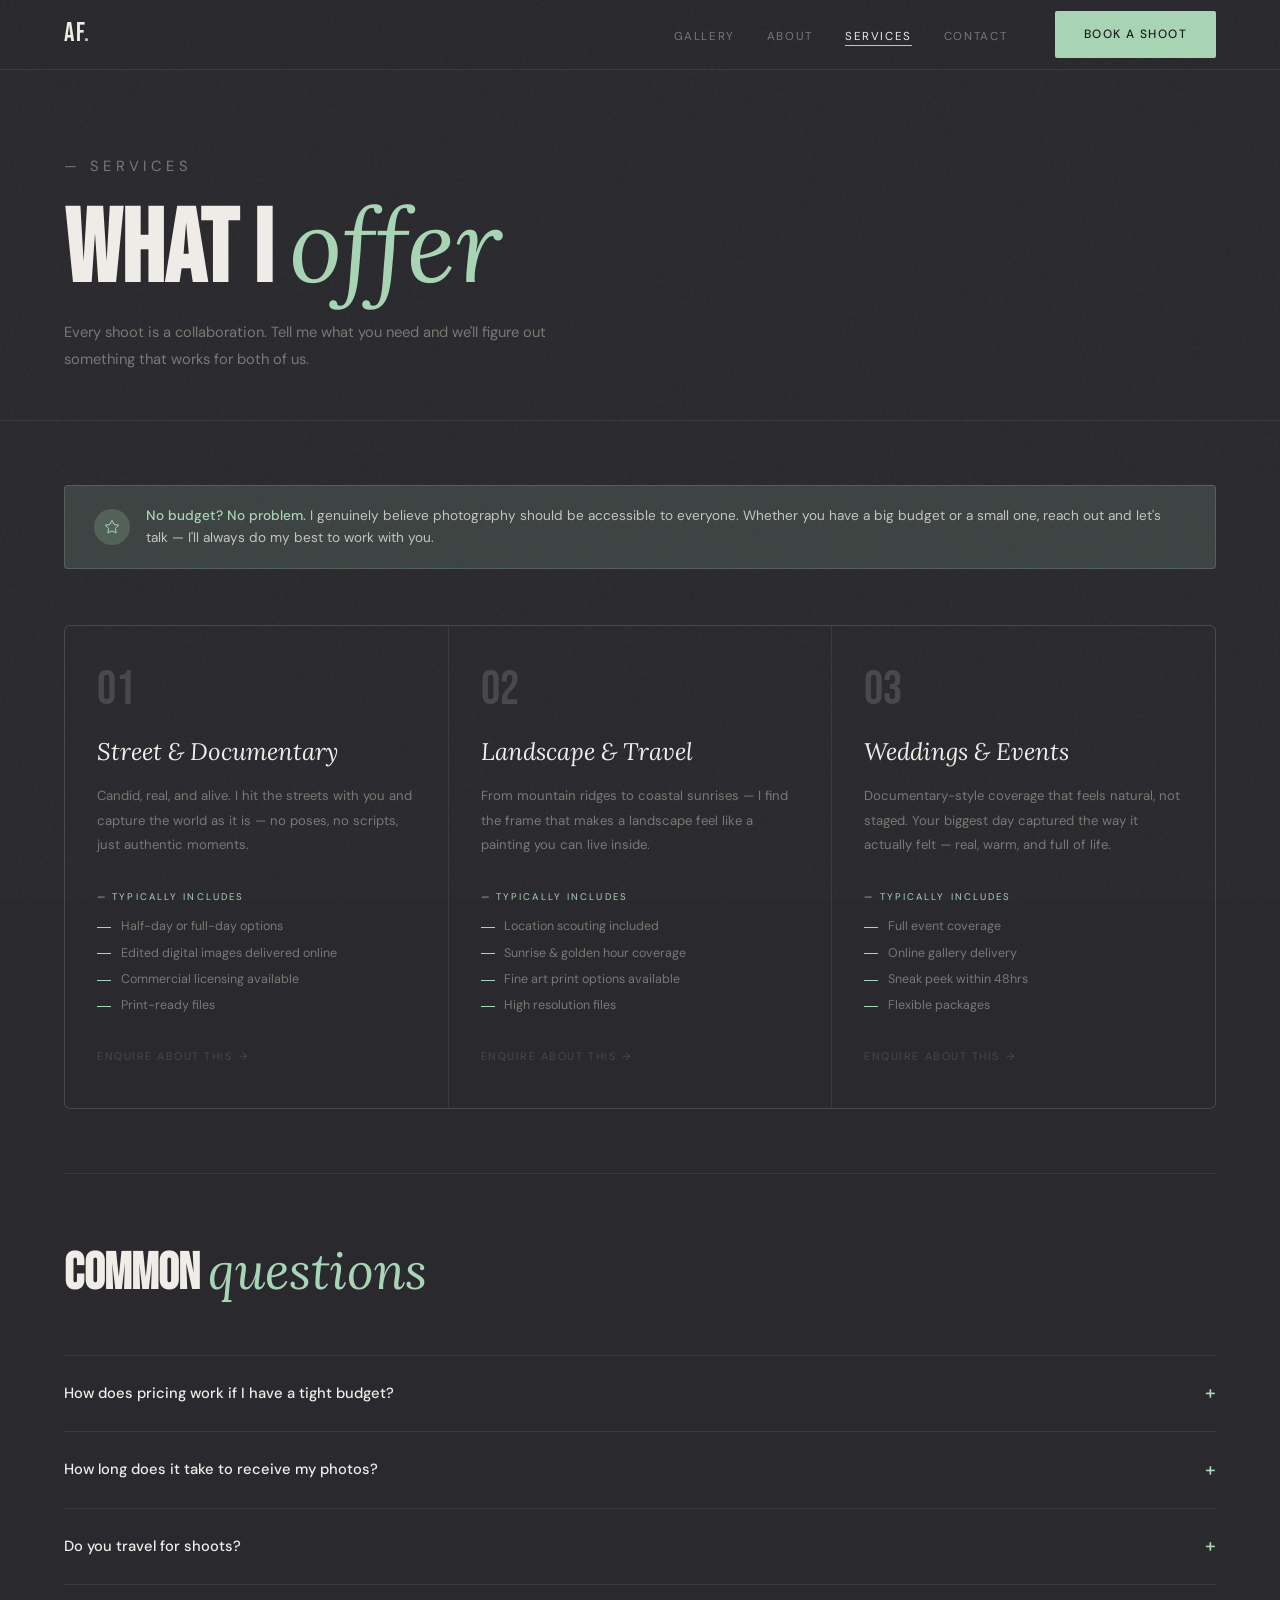
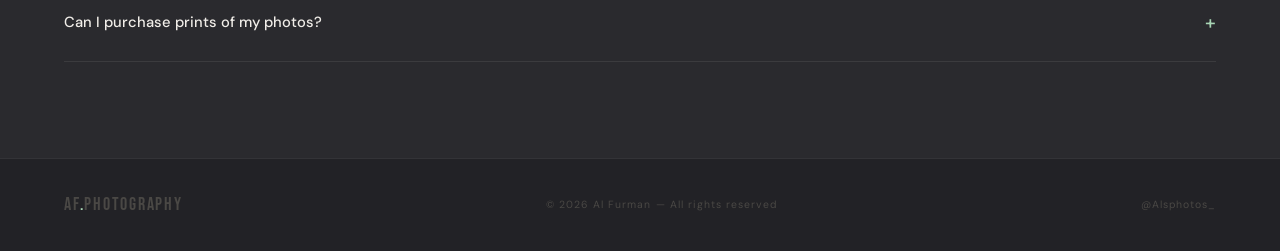
<file: services.html>
<!DOCTYPE html>
<html lang="en">
<head>
  <meta charset="UTF-8" />
  <meta name="viewport" content="width=device-width, initial-scale=1.0" />
  <title>Services — AF Photography</title>
  <link rel="preconnect" href="https://fonts.googleapis.com" />
  <link href="https://fonts.googleapis.com/css2?family=Bebas+Neue&family=Lora:ital,wght@0,400;0,600;1,400;1,600&family=DM+Sans:wght@300;400;500&display=swap" rel="stylesheet" />
  <link rel="stylesheet" href="shared.css" />
  <style>
    .services-section { padding: 4rem var(--gutter) 6rem; }

    /* BUDGET BANNER */
    .budget-banner {
      background: var(--mint-dim);
      border: 1px solid rgba(168,213,181,0.2);
      border-radius: 4px;
      padding: 1.2rem 1.8rem;
      display: flex; align-items: center; gap: 1rem;
      margin-bottom: 3.5rem;
    }
    .budget-banner .bb-icon {
      width: 36px; height: 36px; border-radius: 50%;
      background: rgba(168,213,181,0.2);
      display: flex; align-items: center; justify-content: center;
      flex-shrink: 0;
    }
    .budget-banner .bb-icon svg { width: 16px; height: 16px; }
    .budget-banner p {
      font-size: 0.85rem;
      color: var(--text-secondary);
      line-height: 1.6;
    }
    .budget-banner p strong { color: var(--mint); font-weight: 500; }

    /* SERVICE CARDS */
    .services-grid {
      display: grid;
      grid-template-columns: repeat(3, 1fr);
      gap: 1px;
      background: var(--border);
      border: 1px solid var(--border);
      border-radius: 6px;
      overflow: hidden;
      margin-bottom: 4rem;
    }
    .service-card {
      background: var(--bg);
      padding: 2.5rem 2rem;
      position: relative;
      overflow: hidden;
      transition: background 0.3s;
    }
    .service-card::before {
      content: '';
      position: absolute; top: 0; left: 0; right: 0;
      height: 2px;
      background: transparent;
      transition: background 0.3s;
    }
    .service-card:hover { background: var(--surface); }
    .service-card:hover::before { background: var(--mint); }

    .s-num {
      font-family: var(--font-display);
      font-size: 3rem;
      color: var(--border-strong);
      line-height: 1;
      margin-bottom: 1.2rem;
    }
    .s-name {
      font-family: var(--font-serif);
      font-style: italic;
      font-size: 1.5rem;
      color: var(--text-primary);
      margin-bottom: 0.8rem;
    }
    .s-desc {
      font-size: 0.82rem;
      line-height: 1.85;
      color: var(--text-muted);
      margin-bottom: 2rem;
    }
    .s-includes-label {
      font-size: 0.6rem;
      letter-spacing: 0.22em;
      text-transform: uppercase;
      color: var(--mint);
      margin-bottom: 0.8rem;
    }
    .s-includes { display: flex; flex-direction: column; gap: 0.4rem; }
    .s-include-item {
      display: flex; align-items: center; gap: 0.6rem;
      font-size: 0.78rem;
      color: var(--text-muted);
    }
    .s-include-item::before {
      content: '';
      width: 14px; height: 1px;
      background: var(--mint);
      flex-shrink: 0;
    }
    .s-enquire {
      margin-top: 2rem;
      display: inline-flex; align-items: center; gap: 0.4rem;
      font-size: 0.68rem;
      letter-spacing: 0.14em;
      text-transform: uppercase;
      color: var(--text-dim);
      text-decoration: none;
      transition: color 0.2s;
    }
    .s-enquire:hover { color: var(--mint); }
    .s-enquire .arrow { transition: transform 0.2s; }
    .s-enquire:hover .arrow { transform: translateX(3px); }

    /* FAQ */
    .faq-section {
      border-top: 1px solid var(--border);
      padding-top: 3.5rem;
    }
    .faq-section h2 {
      font-family: var(--font-display);
      font-size: clamp(2rem, 4vw, 3.5rem);
      color: var(--text-primary);
      margin-bottom: 2.5rem;
    }
    .faq-section h2 em { font-family: var(--font-serif); font-style: italic; font-weight: 400; color: var(--mint); }
    .faq-list { display: flex; flex-direction: column; gap: 0; }
    .faq-item {
      border-top: 1px solid var(--border);
      padding: 1.4rem 0;
    }
    .faq-item:last-child { border-bottom: 1px solid var(--border); }
    .faq-q {
      font-size: 0.92rem;
      color: var(--text-primary);
      font-weight: 500;
      cursor: pointer;
      display: flex; justify-content: space-between; align-items: center;
      gap: 1rem;
    }
    .faq-q .faq-icon { color: var(--mint); font-size: 1.2rem; transition: transform 0.3s; flex-shrink: 0; }
    .faq-item.open .faq-icon { transform: rotate(45deg); }
    .faq-a {
      font-size: 0.85rem;
      line-height: 1.8;
      color: var(--text-muted);
      max-height: 0;
      overflow: hidden;
      transition: max-height 0.4s ease, padding 0.3s;
    }
    .faq-item.open .faq-a { max-height: 200px; padding-top: 0.8rem; }

    @media (max-width: 900px) {
      .services-grid { grid-template-columns: 1fr; }
    }
  </style>
</head>
<body>

  <nav class="nav">
    <a href="index.html" class="nav-logo">AF<span>.</span></a>
    <ul class="nav-links">
      <li><a href="gallery.html">Gallery</a></li>
      <li><a href="about.html">About</a></li>
      <li><a href="services.html">Services</a></li>
      <li><a href="contact.html">Contact</a></li>
    </ul>
    <a href="contact.html" class="btn btn-primary nav-cta">Book a Shoot</a>
  </nav>

  <div class="page-hero">
    <p class="section-label">— Services</p>
    <h1>What I <em>offer</em></h1>
    <p>Every shoot is a collaboration. Tell me what you need and we'll figure out something that works for both of us.</p>
  </div>

  <section class="services-section">

    <div class="budget-banner reveal">
      <div class="bb-icon">
        <svg viewBox="0 0 24 24" fill="none" stroke="#a8d5b5" stroke-width="1.5"><path d="M12 2l3.09 6.26L22 9.27l-5 4.87 1.18 6.88L12 17.77l-6.18 3.25L7 14.14 2 9.27l6.91-1.01L12 2z"/></svg>
      </div>
      <p><strong>No budget? No problem.</strong> I genuinely believe photography should be accessible to everyone. Whether you have a big budget or a small one, reach out and let's talk — I'll always do my best to work with you.</p>
    </div>

    <div class="services-grid reveal">

      <div class="service-card">
        <div class="s-num">01</div>
        <div class="s-name">Street & Documentary</div>
        <p class="s-desc">Candid, real, and alive. I hit the streets with you and capture the world as it is — no poses, no scripts, just authentic moments.</p>
        <p class="s-includes-label">— Typically includes</p>
        <div class="s-includes">
          <div class="s-include-item">Half-day or full-day options</div>
          <div class="s-include-item">Edited digital images delivered online</div>
          <div class="s-include-item">Commercial licensing available</div>
          <div class="s-include-item">Print-ready files</div>
        </div>
        <a href="contact.html" class="s-enquire">Enquire about this <span class="arrow">→</span></a>
      </div>

      <div class="service-card">
        <div class="s-num">02</div>
        <div class="s-name">Landscape & Travel</div>
        <p class="s-desc">From mountain ridges to coastal sunrises — I find the frame that makes a landscape feel like a painting you can live inside.</p>
        <p class="s-includes-label">— Typically includes</p>
        <div class="s-includes">
          <div class="s-include-item">Location scouting included</div>
          <div class="s-include-item">Sunrise & golden hour coverage</div>
          <div class="s-include-item">Fine art print options available</div>
          <div class="s-include-item">High resolution files</div>
        </div>
        <a href="contact.html" class="s-enquire">Enquire about this <span class="arrow">→</span></a>
      </div>

      <div class="service-card">
        <div class="s-num">03</div>
        <div class="s-name">Weddings & Events</div>
        <p class="s-desc">Documentary-style coverage that feels natural, not staged. Your biggest day captured the way it actually felt — real, warm, and full of life.</p>
        <p class="s-includes-label">— Typically includes</p>
        <div class="s-includes">
          <div class="s-include-item">Full event coverage</div>
          <div class="s-include-item">Online gallery delivery</div>
          <div class="s-include-item">Sneak peek within 48hrs</div>
          <div class="s-include-item">Flexible packages</div>
        </div>
        <a href="contact.html" class="s-enquire">Enquire about this <span class="arrow">→</span></a>
      </div>

    </div>

    <!-- FAQ -->
    <div class="faq-section reveal">
      <h2>Common <em>questions</em></h2>
      <div class="faq-list">
        <div class="faq-item">
          <div class="faq-q" onclick="toggleFaq(this)">
            How does pricing work if I have a tight budget?
            <span class="faq-icon">+</span>
          </div>
          <div class="faq-a">Just reach out and be honest with me. I'd rather find a way to make it work than have you miss out on photos that matter to you. We can adjust scope, hours, or deliverables to fit what you can spend.</div>
        </div>
        <div class="faq-item">
          <div class="faq-q" onclick="toggleFaq(this)">
            How long does it take to receive my photos?
            <span class="faq-icon">+</span>
          </div>
          <div class="faq-a">Typically 1–2 weeks for most shoots. Weddings and larger events may take up to 3 weeks. I always share a sneak peek within 48 hours so you have something to smile at while you wait.</div>
        </div>
        <div class="faq-item">
          <div class="faq-q" onclick="toggleFaq(this)">
            Do you travel for shoots?
            <span class="faq-icon">+</span>
          </div>
          <div class="faq-a">Absolutely. Travel costs are discussed upfront and worked into the overall package so there are no surprises. Get in touch and let me know where you're thinking.</div>
        </div>
        <div class="faq-item">
          <div class="faq-q" onclick="toggleFaq(this)">
            Can I purchase prints of my photos?
            <span class="faq-icon">+</span>
          </div>
          <div class="faq-a">Yes — fine art print options are available for all shoots. I work with quality print labs and can help you choose the right size and finish for your space.</div>
        </div>
      </div>
    </div>

  </section>

  <footer class="footer">
    <span class="footer-logo">AF<span>.</span>PHOTOGRAPHY</span>
    <span class="footer-copy">© 2026 Al Furman — All rights reserved</span>
    <div class="footer-links">
      <a href="https://instagram.com/Alsphotos_" target="_blank">@Alsphotos_</a>
    </div>
  </footer>

  <script src="shared.js"></script>
  <script>
    function toggleFaq(el) {
      const item = el.closest('.faq-item');
      const isOpen = item.classList.contains('open');
      document.querySelectorAll('.faq-item').forEach(i => i.classList.remove('open'));
      if (!isOpen) item.classList.add('open');
    }
  </script>
</body>
</html>
</file>
<file: shared.css>
/* =============================================
   AF PHOTOGRAPHY — Shared Styles
   Charcoal + Mint · Mixed Typography
   ============================================= */

*, *::before, *::after { box-sizing: border-box; margin: 0; padding: 0; }

:root {
  --bg:            #2a2a2e;
  --bg-deeper:     #222226;
  --surface:       #313136;
  --surface-hover: #38383e;
  --border:        rgba(255,255,255,0.08);
  --border-strong: rgba(255,255,255,0.14);
  --mint:          #a8d5b5;
  --mint-dim:      rgba(168,213,181,0.15);
  --text-primary:  #f0ede8;
  --text-secondary:#c8c5c0;
  --text-muted:    #7a7872;
  --text-dim:      #4a4845;
  --font-display:  'Bebas Neue', sans-serif;
  --font-serif:    'Lora', serif;
  --font-body:     'DM Sans', sans-serif;
  --gutter:        clamp(1.5rem, 5vw, 4rem);
  --nav-h:         70px;
}

html { scroll-behavior: smooth; }

body {
  background: var(--bg);
  color: var(--text-secondary);
  font-family: var(--font-body);
  font-size: 16px;
  line-height: 1.6;
  overflow-x: hidden;
}

/* ─── NOISE GRAIN ─── */
body::after {
  content: '';
  position: fixed; inset: 0;
  pointer-events: none;
  z-index: 1000;
  opacity: 0.025;
  background-image: url("data:image/svg+xml,%3Csvg viewBox='0 0 256 256' xmlns='http://www.w3.org/2000/svg'%3E%3Cfilter id='n'%3E%3CfeTurbulence type='fractalNoise' baseFrequency='0.9' numOctaves='4' stitchTiles='stitch'/%3E%3C/filter%3E%3Crect width='100%25' height='100%25' filter='url(%23n)'/%3E%3C/svg%3E");
}

/* ─── NAV ─── */
.nav {
  position: fixed; top: 0; left: 0; right: 0;
  height: var(--nav-h);
  z-index: 500;
  display: flex; align-items: center;
  padding: 0 var(--gutter);
  gap: 2rem;
  background: rgba(42,42,46,0.92);
  backdrop-filter: blur(12px);
  border-bottom: 1px solid var(--border);
  transition: background 0.3s;
}
.nav-logo {
  font-family: var(--font-display);
  font-size: 1.6rem;
  letter-spacing: 0.06em;
  color: var(--text-primary);
  text-decoration: none;
  margin-right: auto;
}
.nav-logo span { color: var(--mint); }
.nav-links {
  display: flex; gap: 2rem; list-style: none;
}
.nav-links a {
  font-size: 0.72rem;
  letter-spacing: 0.14em;
  text-transform: uppercase;
  color: var(--text-muted);
  text-decoration: none;
  position: relative;
  padding-bottom: 2px;
  transition: color 0.2s;
}
.nav-links a::after {
  content: '';
  position: absolute; bottom: 0; left: 0;
  width: 0; height: 1px;
  background: var(--mint);
  transition: width 0.3s;
}
.nav-links a:hover { color: var(--text-primary); }
.nav-links a:hover::after { width: 100%; }
.nav-links a.active { color: var(--text-primary); }
.nav-links a.active::after { width: 100%; }
.nav-cta { margin-left: 1rem; }

/* ─── BUTTONS ─── */
.btn {
  display: inline-flex; align-items: center; gap: 0.5rem;
  font-family: var(--font-body);
  font-size: 0.75rem;
  font-weight: 500;
  letter-spacing: 0.12em;
  text-transform: uppercase;
  text-decoration: none;
  padding: 0.85rem 1.8rem;
  border-radius: 2px;
  transition: background 0.2s, color 0.2s, border-color 0.2s, transform 0.15s;
  cursor: pointer;
  border: none;
  white-space: nowrap;
}
.btn:hover { transform: translateY(-1px); }
.btn-primary {
  background: var(--mint);
  color: #1a1a1e;
}
.btn-primary:hover { background: #bae3c7; }
.btn-ghost {
  background: transparent;
  color: var(--text-muted);
  border: 1px solid var(--border-strong);
}
.btn-ghost:hover { color: var(--text-primary); border-color: rgba(255,255,255,0.25); }

/* ─── SECTION LABEL ─── */
.section-label {
  font-size: 0.65rem;
  letter-spacing: 0.3em;
  text-transform: uppercase;
  color: var(--mint);
}

/* ─── FOOTER ─── */
.footer {
  display: flex; align-items: center; justify-content: space-between;
  flex-wrap: wrap; gap: 1rem;
  padding: 2rem var(--gutter);
  border-top: 1px solid var(--border);
  background: var(--bg-deeper);
}
.footer-logo {
  font-family: var(--font-display);
  font-size: 1.1rem;
  letter-spacing: 0.1em;
  color: var(--text-dim);
}
.footer-logo span { color: var(--mint); }
.footer-copy { font-size: 0.65rem; letter-spacing: 0.1em; color: var(--text-dim); }
.footer-links { display: flex; gap: 1.5rem; }
.footer-links a {
  font-size: 0.65rem; letter-spacing: 0.1em;
  color: var(--text-dim); text-decoration: none;
  transition: color 0.2s;
}
.footer-links a:hover { color: var(--mint); }

/* ─── PAGE HERO (inner pages) ─── */
.page-hero {
  padding: calc(var(--nav-h) + 4rem) var(--gutter) 3rem;
  border-bottom: 1px solid var(--border);
}
.page-hero .section-label { margin-bottom: 1rem; }
.page-hero h1 {
  font-family: var(--font-display);
  font-size: clamp(3.5rem, 8vw, 7rem);
  color: var(--text-primary);
  line-height: 0.95;
}
.page-hero h1 em {
  font-family: var(--font-serif);
  font-style: italic;
  font-weight: 400;
  color: var(--mint);
}
.page-hero p {
  font-size: 0.92rem;
  color: var(--text-muted);
  max-width: 520px;
  margin-top: 1.2rem;
  line-height: 1.8;
}

/* ─── REVEAL ANIMATIONS ─── */
.reveal {
  opacity: 0;
  transform: translateY(28px);
  transition: opacity 0.75s ease, transform 0.75s ease;
}
.reveal.visible {
  opacity: 1;
  transform: translateY(0);
}

/* ─── KEYFRAMES ─── */
@keyframes fadeUp {
  from { opacity: 0; transform: translateY(20px); }
  to   { opacity: 1; transform: translateY(0); }
}

/* ─── LIGHTBOX ─── */
.lightbox-overlay {
  position: fixed; inset: 0;
  background: rgba(20,20,22,0.95);
  z-index: 900;
  display: none;
  align-items: center;
  justify-content: center;
  backdrop-filter: blur(8px);
}
.lightbox-overlay.open { display: flex; }
.lightbox-img-wrap {
  position: relative;
  max-width: 90vw;
  max-height: 90vh;
}
.lightbox-img-wrap img {
  max-width: 90vw;
  max-height: 85vh;
  object-fit: contain;
  border-radius: 2px;
}
.lightbox-img-wrap .lb-placeholder {
  width: 70vw; max-width: 800px;
  height: 60vh;
  background: var(--surface);
  border-radius: 4px;
  display: flex; align-items: center; justify-content: center;
  flex-direction: column; gap: 1rem;
}
.lightbox-img-wrap .lb-placeholder svg { opacity: 0.15; }
.lightbox-img-wrap .lb-placeholder span { font-size: 0.7rem; letter-spacing: 0.2em; text-transform: uppercase; color: var(--text-dim); }
.lightbox-close {
  position: absolute; top: -2.5rem; right: 0;
  background: none; border: none;
  color: var(--text-muted); font-size: 1.5rem;
  cursor: pointer; transition: color 0.2s;
}
.lightbox-close:hover { color: var(--mint); }
.lightbox-caption {
  margin-top: 1rem; text-align: center;
}
.lightbox-caption .lb-tag {
  font-size: 0.6rem; letter-spacing: 0.2em;
  text-transform: uppercase; color: var(--mint);
}
.lightbox-caption .lb-title {
  font-family: var(--font-serif);
  font-style: italic;
  font-size: 1rem;
  color: var(--text-secondary);
  margin-top: 0.2rem;
}
.lightbox-nav {
  position: absolute; top: 50%; transform: translateY(-50%);
  background: rgba(42,42,46,0.8);
  border: 1px solid var(--border);
  color: var(--text-secondary);
  width: 44px; height: 44px;
  border-radius: 50%;
  display: flex; align-items: center; justify-content: center;
  cursor: pointer; font-size: 1.1rem;
  transition: background 0.2s, color 0.2s;
}
.lightbox-nav:hover { background: var(--mint-dim); color: var(--mint); }
.lightbox-nav.prev { right: calc(100% + 1.5rem); }
.lightbox-nav.next { left: calc(100% + 1.5rem); }

@media (max-width: 768px) {
  .nav-cta { display: none; }
  .nav-links { gap: 1.2rem; }
  .lightbox-nav { display: none; }
}
</file>
